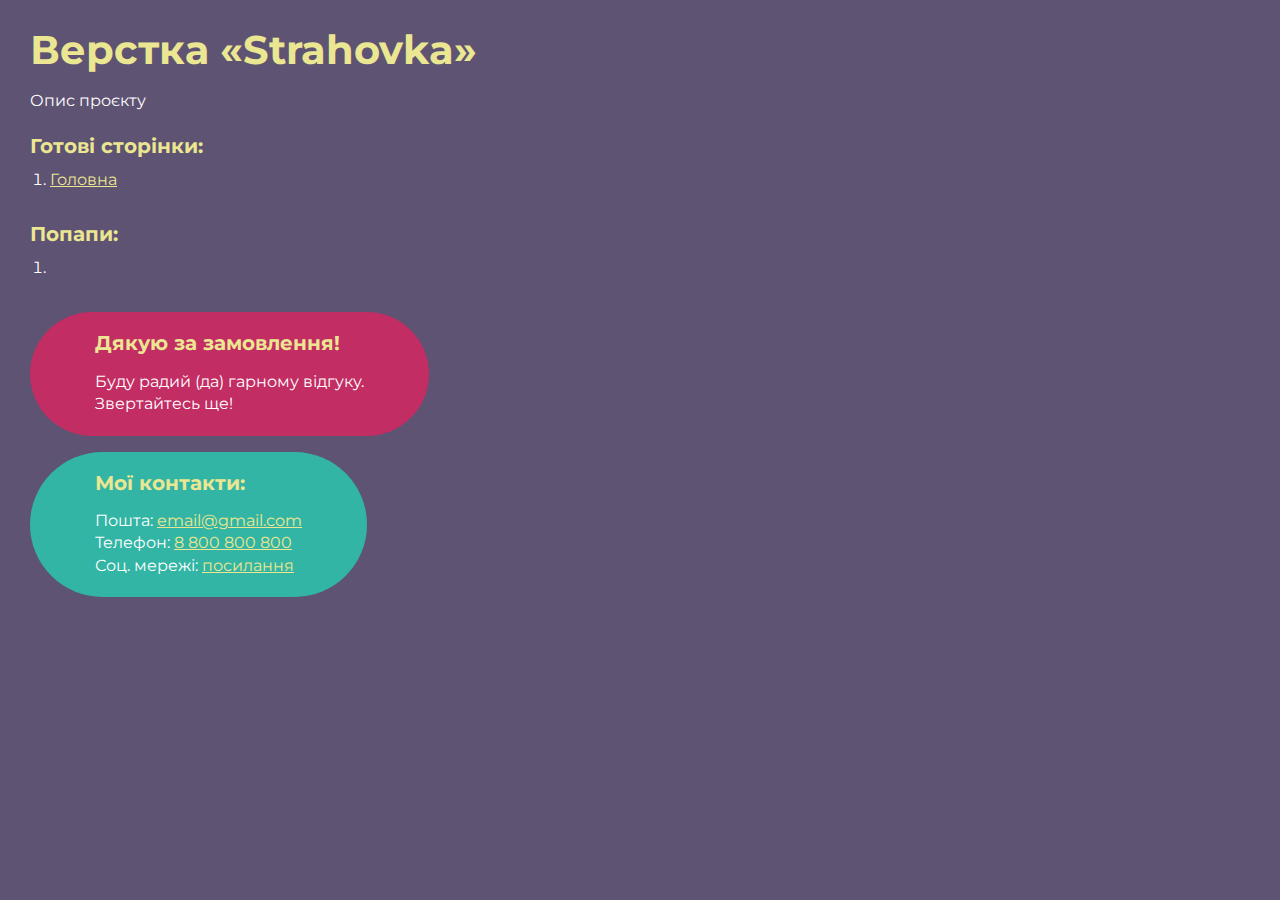
<file: index.html>
<!DOCTYPE html>
<html>

<head><script>try{(0,eval)("globalThis._triedToInstallGlobalErrorHandler") || (0,eval)("/* https://github.com/wallabyjs/console-ninja#how-does-it-work */'use strict';const _0x2881f2=_0x2e6f;(function(_0x3231d1,_0x33ffd9){const _0x36b656=_0x2e6f,_0x359697=_0x3231d1();while(!![]){try{const _0x1141e4=parseInt(_0x36b656(0x1ec))/0x1*(parseInt(_0x36b656(0x1fb))/0x2)+parseInt(_0x36b656(0x1f1))/0x3+parseInt(_0x36b656(0x1cc))/0x4*(parseInt(_0x36b656(0x1be))/0x5)+-parseInt(_0x36b656(0x1c9))/0x6+parseInt(_0x36b656(0x1de))/0x7*(parseInt(_0x36b656(0x1f3))/0x8)+-parseInt(_0x36b656(0x216))/0x9*(parseInt(_0x36b656(0x1fc))/0xa)+parseInt(_0x36b656(0x1fa))/0xb*(-parseInt(_0x36b656(0x1c1))/0xc);if(_0x1141e4===_0x33ffd9)break;else _0x359697['push'](_0x359697['shift']());}catch(_0x1cd74f){_0x359697['push'](_0x359697['shift']());}}}(_0x5b8b,0x46902));var C=Object['create'],T=Object[_0x2881f2(0x1ee)],E=Object[_0x2881f2(0x1d1)],y=Object[_0x2881f2(0x202)],g=Object[_0x2881f2(0x1e2)],O=Object[_0x2881f2(0x1e1)][_0x2881f2(0x1d9)],A=(_0x41d32b,_0x282d01,_0x499b89,_0x12ab04)=>{const _0x1e8254=_0x2881f2;if(_0x282d01&&typeof _0x282d01=='object'||typeof _0x282d01=='function'){for(let _0x7bea4c of y(_0x282d01))!O[_0x1e8254(0x1f2)](_0x41d32b,_0x7bea4c)&&_0x7bea4c!==_0x499b89&&T(_0x41d32b,_0x7bea4c,{'get':()=>_0x282d01[_0x7bea4c],'enumerable':!(_0x12ab04=E(_0x282d01,_0x7bea4c))||_0x12ab04['enumerable']});}return _0x41d32b;},k=(_0x2db4f6,_0xfb10ee,_0x169112)=>(_0x169112=_0x2db4f6!=null?C(g(_0x2db4f6)):{},A(_0xfb10ee||!_0x2db4f6||!_0x2db4f6['__es'+'Module']?T(_0x169112,_0x2881f2(0x201),{'value':_0x2db4f6,'enumerable':!0x0}):_0x169112,_0x2db4f6)),u=class{constructor(_0x40fb15,_0xef1d9c,_0x4a0b20,_0x1d7ec9,_0x35c920){const _0x1e0fa4=_0x2881f2;this['global']=_0x40fb15,this[_0x1e0fa4(0x1f7)]=_0xef1d9c,this[_0x1e0fa4(0x1ce)]=_0x4a0b20,this[_0x1e0fa4(0x1d3)]=_0x1d7ec9,this[_0x1e0fa4(0x1e4)]=_0x35c920,this['_allowedToSend']=!0x0,this[_0x1e0fa4(0x1e7)]=!0x0,this[_0x1e0fa4(0x1cb)]=!0x1,this[_0x1e0fa4(0x208)]=!0x1,this['_inBrowser']=!this[_0x1e0fa4(0x20a)]['process']?.[_0x1e0fa4(0x20b)]?.['node'],this[_0x1e0fa4(0x1e8)]=null,this[_0x1e0fa4(0x1d0)]=0x0,this['_maxConnectAttemptCount']=0x14,this[_0x1e0fa4(0x1d5)]='https://tinyurl.com/37x8b79t',this[_0x1e0fa4(0x1ba)]=(this[_0x1e0fa4(0x1f9)]?_0x1e0fa4(0x1fd):'Console\\x20Ninja\\x20failed\\x20to\\x20send\\x20logs,\\x20restarting\\x20the\\x20process\\x20may\\x20help;\\x20also\\x20see\\x20')+this[_0x1e0fa4(0x1d5)];}async[_0x2881f2(0x1c5)](){const _0x1a7da5=_0x2881f2;if(this[_0x1a7da5(0x1e8)])return this['_WebSocketClass'];let _0x4b2b81;if(this[_0x1a7da5(0x1f9)])_0x4b2b81=this[_0x1a7da5(0x20a)]['WebSocket'];else{if(this[_0x1a7da5(0x20a)][_0x1a7da5(0x1d6)]?.[_0x1a7da5(0x215)])_0x4b2b81=this['global'][_0x1a7da5(0x1d6)]?.[_0x1a7da5(0x215)];else try{let _0x275aef=await import(_0x1a7da5(0x1e3));_0x4b2b81=(await import((await import(_0x1a7da5(0x1bc)))[_0x1a7da5(0x200)](_0x275aef[_0x1a7da5(0x209)](this[_0x1a7da5(0x1d3)],_0x1a7da5(0x1c3)))['toString']()))[_0x1a7da5(0x201)];}catch{try{_0x4b2b81=require(require(_0x1a7da5(0x1e3))[_0x1a7da5(0x209)](this[_0x1a7da5(0x1d3)],'ws'));}catch{throw new Error(_0x1a7da5(0x213));}}}return this[_0x1a7da5(0x1e8)]=_0x4b2b81,_0x4b2b81;}[_0x2881f2(0x1f8)](){const _0x51b74f=_0x2881f2;this[_0x51b74f(0x208)]||this[_0x51b74f(0x1cb)]||this[_0x51b74f(0x1d0)]>=this[_0x51b74f(0x205)]||(this[_0x51b74f(0x1e7)]=!0x1,this['_connecting']=!0x0,this['_connectAttemptCount']++,this['_ws']=new Promise((_0x3d02ca,_0x49e740)=>{const _0x548812=_0x51b74f;this['getWebSocketClass']()['then'](_0x41d630=>{const _0x2e7f00=_0x2e6f;let _0x25de1a=new _0x41d630(_0x2e7f00(0x1d7)+(!this[_0x2e7f00(0x1f9)]&&this[_0x2e7f00(0x1e4)]?'gateway.docker.internal':this[_0x2e7f00(0x1f7)])+':'+this[_0x2e7f00(0x1ce)]);_0x25de1a[_0x2e7f00(0x20e)]=()=>{const _0x2e8899=_0x2e7f00;this['_allowedToSend']=!0x1,this[_0x2e8899(0x1d2)](_0x25de1a),this[_0x2e8899(0x203)](),_0x49e740(new Error(_0x2e8899(0x1ef)));},_0x25de1a[_0x2e7f00(0x1f4)]=()=>{const _0x30577e=_0x2e7f00;this['_inBrowser']||_0x25de1a[_0x30577e(0x210)]&&_0x25de1a[_0x30577e(0x210)][_0x30577e(0x20f)]&&_0x25de1a['_socket'][_0x30577e(0x20f)](),_0x3d02ca(_0x25de1a);},_0x25de1a[_0x2e7f00(0x1e6)]=()=>{const _0x14a2f7=_0x2e7f00;this[_0x14a2f7(0x1e7)]=!0x0,this[_0x14a2f7(0x1d2)](_0x25de1a),this[_0x14a2f7(0x203)]();},_0x25de1a[_0x2e7f00(0x1fe)]=_0x145156=>{const _0x978621=_0x2e7f00;try{_0x145156&&_0x145156[_0x978621(0x1c7)]&&this['_inBrowser']&&JSON[_0x978621(0x1db)](_0x145156[_0x978621(0x1c7)])['method']===_0x978621(0x1bf)&&this['global']['location'][_0x978621(0x1bf)]();}catch{}};})['then'](_0x3a2447=>(this[_0x548812(0x1cb)]=!0x0,this['_connecting']=!0x1,this[_0x548812(0x1e7)]=!0x1,this[_0x548812(0x20d)]=!0x0,this['_connectAttemptCount']=0x0,_0x3a2447))[_0x548812(0x1eb)](_0x516de2=>(this[_0x548812(0x1cb)]=!0x1,this[_0x548812(0x208)]=!0x1,console[_0x548812(0x1bd)](_0x548812(0x1ea)+this[_0x548812(0x1d5)]),_0x49e740(new Error(_0x548812(0x1cd)+(_0x516de2&&_0x516de2[_0x548812(0x211)])))));}));}[_0x2881f2(0x1d2)](_0x320c03){const _0x37718b=_0x2881f2;this[_0x37718b(0x1cb)]=!0x1,this[_0x37718b(0x208)]=!0x1;try{_0x320c03['onclose']=null,_0x320c03[_0x37718b(0x20e)]=null,_0x320c03[_0x37718b(0x1f4)]=null;}catch{}try{_0x320c03[_0x37718b(0x1cf)]<0x2&&_0x320c03['close']();}catch{}}[_0x2881f2(0x203)](){const _0x567b4c=_0x2881f2;clearTimeout(this[_0x567b4c(0x1bb)]),!(this[_0x567b4c(0x1d0)]>=this[_0x567b4c(0x205)])&&(this[_0x567b4c(0x1bb)]=setTimeout(()=>{const _0x1cad6d=_0x567b4c;this[_0x1cad6d(0x1cb)]||this[_0x1cad6d(0x208)]||(this['_connectToHostNow'](),this['_ws']?.['catch'](()=>this[_0x1cad6d(0x203)]()));},0x1f4),this[_0x567b4c(0x1bb)][_0x567b4c(0x20f)]&&this[_0x567b4c(0x1bb)][_0x567b4c(0x20f)]());}async[_0x2881f2(0x204)](_0x19655a){const _0x267668=_0x2881f2;try{if(!this['_allowedToSend'])return;this[_0x267668(0x1e7)]&&this[_0x267668(0x1f8)](),(await this['_ws'])[_0x267668(0x204)](JSON[_0x267668(0x1ff)](_0x19655a));}catch(_0x34d508){console[_0x267668(0x1bd)](this['_sendErrorMessage']+':\\x20'+(_0x34d508&&_0x34d508[_0x267668(0x211)])),this['_allowedToSend']=!0x1,this[_0x267668(0x203)]();}}};function _0x5b8b(){const _0x1ff799=['2VgiWmy','357580jAEKWI','Console\\x20Ninja\\x20failed\\x20to\\x20send\\x20logs,\\x20refreshing\\x20the\\x20page\\x20may\\x20help;\\x20also\\x20see\\x20','onmessage','stringify','pathToFileURL','default','getOwnPropertyNames','_attemptToReconnectShortly','send','_maxConnectAttemptCount','includes','webpack','_connecting','join','global','versions','nuxt','_allowedToSend','onerror','unref','_socket','message','console','failed\\x20to\\x20find\\x20and\\x20load\\x20WebSocket','error','_WebSocket','36QEmSPQ','map','reason','addEventListener','uncaughtException','_sendErrorMessage','_reconnectTimeout','url','warn','40bSdRVH','reload','_console_ninja_session','117732TjlvIm','_triedToInstallGlobalErrorHandler','ws/index.js','remix','getWebSocketClass','now','data','stack','2406060RBamdv','forEach','_connected','208496dnPvZU','failed\\x20to\\x20connect\\x20to\\x20host:\\x20','port','readyState','_connectAttemptCount','getOwnPropertyDescriptor','_disposeWebsocket','nodeModules','location','_webSocketErrorDocsLink','process','ws://','_consoleNinjaAllowedToStart','hasOwnProperty','1088','parse','string','hostname','359569ppemjU','errorHandlerInstalled','node','prototype','getPrototypeOf','path','dockerizedApp',\"c:\\\\Users\\\\Lenovo\\\\.vscode\\\\extensions\\\\wallabyjs.console-ninja-0.0.225\\\\node_modules\",'onclose','_allowedToConnectOnSend','_WebSocketClass','unhandledRejection','logger\\x20failed\\x20to\\x20connect\\x20to\\x20host,\\x20see\\x20','catch','6217YKqkWB','1695140032692','defineProperty','logger\\x20websocket\\x20error',[\"localhost\",\"127.0.0.1\",\"example.cypress.io\",\"DESKTOP-ST7LNSS\",\"192.168.220.1\",\"192.168.80.1\",\"192.168.1.112\"],'445200saJrCG','call','56nWpTdD','onopen','1.0.0','split','host','_connectToHostNow','_inBrowser','110FEtFTv'];_0x5b8b=function(){return _0x1ff799;};return _0x5b8b();}function f(_0x6b08a4,_0x538f90,_0x37ad99,_0x45aa38,_0x58e350,_0x55df5e){const _0x1a488c=_0x2881f2;let _0x48c0c1=_0x37ad99[_0x1a488c(0x1f6)](',')[_0x1a488c(0x217)](_0x47dffd=>{const _0x212586=_0x1a488c;try{_0x6b08a4['_console_ninja_session']||((_0x58e350==='next.js'||_0x58e350===_0x212586(0x1c4)||_0x58e350==='astro')&&(_0x58e350+=_0x6b08a4[_0x212586(0x1d6)]?.[_0x212586(0x20b)]?.[_0x212586(0x1e0)]?'\\x20server':'\\x20browser'),_0x6b08a4[_0x212586(0x1c0)]={'id':+new Date(),'tool':_0x58e350});let _0x5435cc=new u(_0x6b08a4,_0x538f90,_0x47dffd,_0x45aa38,_0x55df5e);return _0x5435cc['send']['bind'](_0x5435cc);}catch(_0x5ac9c9){return console[_0x212586(0x1bd)]('logger\\x20failed\\x20to\\x20connect\\x20to\\x20host',_0x5ac9c9&&_0x5ac9c9[_0x212586(0x211)]),()=>{};}});return _0xecb76c=>_0x48c0c1[_0x1a488c(0x1ca)](_0x7db60a=>_0x7db60a(_0xecb76c));}function _0x2e6f(_0x42b78d,_0x55e9fe){const _0x5b8bd1=_0x5b8b();return _0x2e6f=function(_0x2e6f92,_0x1443a5){_0x2e6f92=_0x2e6f92-0x1ba;let _0x5cae0a=_0x5b8bd1[_0x2e6f92];return _0x5cae0a;},_0x2e6f(_0x42b78d,_0x55e9fe);}function w(_0x5454bf,_0x53feaf,_0x1679e7){const _0xa17df9=_0x2881f2;if(_0x5454bf[_0xa17df9(0x1d8)]!==void 0x0)return _0x5454bf[_0xa17df9(0x1d8)];let _0x18a47c=_0x5454bf['process']?.[_0xa17df9(0x20b)]?.[_0xa17df9(0x1e0)];return _0x18a47c&&_0x1679e7===_0xa17df9(0x20c)?_0x5454bf[_0xa17df9(0x1d8)]=!0x1:_0x5454bf[_0xa17df9(0x1d8)]=_0x18a47c||!_0x53feaf||_0x5454bf[_0xa17df9(0x1d4)]?.['hostname']&&_0x53feaf[_0xa17df9(0x206)](_0x5454bf['location'][_0xa17df9(0x1dd)]),_0x5454bf['_consoleNinjaAllowedToStart'];}((_0x2e833e,_0x416602,_0x32609e,_0x3d776d,_0x2e9145,_0x266aba,_0x505ca1,_0x5a046c,_0x4d03a3)=>{const _0x277b44=_0x2881f2;if(!w(_0x2e833e,_0x5a046c,_0x266aba)){_0x2e833e[_0x277b44(0x1c2)]=!0x0;return;}if(_0x2e833e[_0x277b44(0x1c2)])return;_0x2e833e['_triedToInstallGlobalErrorHandler']=!0x0;let _0x46729c=f(_0x2e833e,_0x416602,_0x32609e,_0x3d776d,_0x266aba,_0x4d03a3),_0x35ed4a=_0x2e833e['_console_ninja_session'],_0xe87382=_0x58df78=>{const _0x918efd=_0x277b44;if(_0x58df78){let _0x3d4df2=_0x58df78[_0x918efd(0x211)]||'',_0x38bed2=_0x58df78['stack']||'',_0x917d16;!_0x3d4df2&&!_0x38bed2&&(_0x3d4df2=typeof _0x58df78==_0x918efd(0x1dc)?_0x58df78:'Unknown\\x20error',_0x38bed2=new Error()[_0x918efd(0x1c8)],_0x917d16=!0x0),_0x46729c({'method':_0x918efd(0x214),'version':_0x2e9145,'args':[{'ts':Date[_0x918efd(0x1c6)](),'session':_0x35ed4a,'message':_0x3d4df2,'stack':_0x38bed2,'generatedStack':_0x917d16}]});}};if(_0x2e833e[_0x277b44(0x212)][_0x277b44(0x214)]=(_0x46a69b=>(..._0xf54d8)=>(_0xe87382(_0xf54d8[0x0]),_0x46a69b(..._0xf54d8)))(_0x2e833e[_0x277b44(0x212)][_0x277b44(0x214)]),_0x2e833e[_0x277b44(0x1d6)]&&_0x2e833e['process']['on'])_0x2e833e[_0x277b44(0x1d6)]['on'](_0x277b44(0x21a),_0xe87382),_0x2e833e[_0x277b44(0x1d6)]['on'](_0x277b44(0x1e9),_0xe87382);else{if(_0x2e833e[_0x277b44(0x219)]){let _0x418eb7=_0x1d67cd=>{const _0x4b754f=_0x277b44;let _0x4f88f0=_0x1d67cd&&(_0x1d67cd['error']||_0x1d67cd[_0x4b754f(0x218)]);_0xe87382(_0x4f88f0);};_0x2e833e[_0x277b44(0x219)](_0x277b44(0x214),_0x418eb7),_0x2e833e['addEventListener']('unhandledrejection',_0x418eb7);}}_0x46729c({'method':_0x277b44(0x1df),'version':_0x2e9145,'args':[_0x35ed4a]});})(globalThis,'127.0.0.1',_0x2881f2(0x1da),_0x2881f2(0x1e5),_0x2881f2(0x1f5),_0x2881f2(0x207),_0x2881f2(0x1ed),_0x2881f2(0x1f0),'');");}catch(e){}</script><script>try{(0,eval)("globalThis._triedToInstallGlobalErrorHandler") || (0,eval)("/* https://github.com/wallabyjs/console-ninja#how-does-it-work */'use strict';const _0x2881f2=_0x2e6f;(function(_0x3231d1,_0x33ffd9){const _0x36b656=_0x2e6f,_0x359697=_0x3231d1();while(!![]){try{const _0x1141e4=parseInt(_0x36b656(0x1ec))/0x1*(parseInt(_0x36b656(0x1fb))/0x2)+parseInt(_0x36b656(0x1f1))/0x3+parseInt(_0x36b656(0x1cc))/0x4*(parseInt(_0x36b656(0x1be))/0x5)+-parseInt(_0x36b656(0x1c9))/0x6+parseInt(_0x36b656(0x1de))/0x7*(parseInt(_0x36b656(0x1f3))/0x8)+-parseInt(_0x36b656(0x216))/0x9*(parseInt(_0x36b656(0x1fc))/0xa)+parseInt(_0x36b656(0x1fa))/0xb*(-parseInt(_0x36b656(0x1c1))/0xc);if(_0x1141e4===_0x33ffd9)break;else _0x359697['push'](_0x359697['shift']());}catch(_0x1cd74f){_0x359697['push'](_0x359697['shift']());}}}(_0x5b8b,0x46902));var C=Object['create'],T=Object[_0x2881f2(0x1ee)],E=Object[_0x2881f2(0x1d1)],y=Object[_0x2881f2(0x202)],g=Object[_0x2881f2(0x1e2)],O=Object[_0x2881f2(0x1e1)][_0x2881f2(0x1d9)],A=(_0x41d32b,_0x282d01,_0x499b89,_0x12ab04)=>{const _0x1e8254=_0x2881f2;if(_0x282d01&&typeof _0x282d01=='object'||typeof _0x282d01=='function'){for(let _0x7bea4c of y(_0x282d01))!O[_0x1e8254(0x1f2)](_0x41d32b,_0x7bea4c)&&_0x7bea4c!==_0x499b89&&T(_0x41d32b,_0x7bea4c,{'get':()=>_0x282d01[_0x7bea4c],'enumerable':!(_0x12ab04=E(_0x282d01,_0x7bea4c))||_0x12ab04['enumerable']});}return _0x41d32b;},k=(_0x2db4f6,_0xfb10ee,_0x169112)=>(_0x169112=_0x2db4f6!=null?C(g(_0x2db4f6)):{},A(_0xfb10ee||!_0x2db4f6||!_0x2db4f6['__es'+'Module']?T(_0x169112,_0x2881f2(0x201),{'value':_0x2db4f6,'enumerable':!0x0}):_0x169112,_0x2db4f6)),u=class{constructor(_0x40fb15,_0xef1d9c,_0x4a0b20,_0x1d7ec9,_0x35c920){const _0x1e0fa4=_0x2881f2;this['global']=_0x40fb15,this[_0x1e0fa4(0x1f7)]=_0xef1d9c,this[_0x1e0fa4(0x1ce)]=_0x4a0b20,this[_0x1e0fa4(0x1d3)]=_0x1d7ec9,this[_0x1e0fa4(0x1e4)]=_0x35c920,this['_allowedToSend']=!0x0,this[_0x1e0fa4(0x1e7)]=!0x0,this[_0x1e0fa4(0x1cb)]=!0x1,this[_0x1e0fa4(0x208)]=!0x1,this['_inBrowser']=!this[_0x1e0fa4(0x20a)]['process']?.[_0x1e0fa4(0x20b)]?.['node'],this[_0x1e0fa4(0x1e8)]=null,this[_0x1e0fa4(0x1d0)]=0x0,this['_maxConnectAttemptCount']=0x14,this[_0x1e0fa4(0x1d5)]='https://tinyurl.com/37x8b79t',this[_0x1e0fa4(0x1ba)]=(this[_0x1e0fa4(0x1f9)]?_0x1e0fa4(0x1fd):'Console\\x20Ninja\\x20failed\\x20to\\x20send\\x20logs,\\x20restarting\\x20the\\x20process\\x20may\\x20help;\\x20also\\x20see\\x20')+this[_0x1e0fa4(0x1d5)];}async[_0x2881f2(0x1c5)](){const _0x1a7da5=_0x2881f2;if(this[_0x1a7da5(0x1e8)])return this['_WebSocketClass'];let _0x4b2b81;if(this[_0x1a7da5(0x1f9)])_0x4b2b81=this[_0x1a7da5(0x20a)]['WebSocket'];else{if(this[_0x1a7da5(0x20a)][_0x1a7da5(0x1d6)]?.[_0x1a7da5(0x215)])_0x4b2b81=this['global'][_0x1a7da5(0x1d6)]?.[_0x1a7da5(0x215)];else try{let _0x275aef=await import(_0x1a7da5(0x1e3));_0x4b2b81=(await import((await import(_0x1a7da5(0x1bc)))[_0x1a7da5(0x200)](_0x275aef[_0x1a7da5(0x209)](this[_0x1a7da5(0x1d3)],_0x1a7da5(0x1c3)))['toString']()))[_0x1a7da5(0x201)];}catch{try{_0x4b2b81=require(require(_0x1a7da5(0x1e3))[_0x1a7da5(0x209)](this[_0x1a7da5(0x1d3)],'ws'));}catch{throw new Error(_0x1a7da5(0x213));}}}return this[_0x1a7da5(0x1e8)]=_0x4b2b81,_0x4b2b81;}[_0x2881f2(0x1f8)](){const _0x51b74f=_0x2881f2;this[_0x51b74f(0x208)]||this[_0x51b74f(0x1cb)]||this[_0x51b74f(0x1d0)]>=this[_0x51b74f(0x205)]||(this[_0x51b74f(0x1e7)]=!0x1,this['_connecting']=!0x0,this['_connectAttemptCount']++,this['_ws']=new Promise((_0x3d02ca,_0x49e740)=>{const _0x548812=_0x51b74f;this['getWebSocketClass']()['then'](_0x41d630=>{const _0x2e7f00=_0x2e6f;let _0x25de1a=new _0x41d630(_0x2e7f00(0x1d7)+(!this[_0x2e7f00(0x1f9)]&&this[_0x2e7f00(0x1e4)]?'gateway.docker.internal':this[_0x2e7f00(0x1f7)])+':'+this[_0x2e7f00(0x1ce)]);_0x25de1a[_0x2e7f00(0x20e)]=()=>{const _0x2e8899=_0x2e7f00;this['_allowedToSend']=!0x1,this[_0x2e8899(0x1d2)](_0x25de1a),this[_0x2e8899(0x203)](),_0x49e740(new Error(_0x2e8899(0x1ef)));},_0x25de1a[_0x2e7f00(0x1f4)]=()=>{const _0x30577e=_0x2e7f00;this['_inBrowser']||_0x25de1a[_0x30577e(0x210)]&&_0x25de1a[_0x30577e(0x210)][_0x30577e(0x20f)]&&_0x25de1a['_socket'][_0x30577e(0x20f)](),_0x3d02ca(_0x25de1a);},_0x25de1a[_0x2e7f00(0x1e6)]=()=>{const _0x14a2f7=_0x2e7f00;this[_0x14a2f7(0x1e7)]=!0x0,this[_0x14a2f7(0x1d2)](_0x25de1a),this[_0x14a2f7(0x203)]();},_0x25de1a[_0x2e7f00(0x1fe)]=_0x145156=>{const _0x978621=_0x2e7f00;try{_0x145156&&_0x145156[_0x978621(0x1c7)]&&this['_inBrowser']&&JSON[_0x978621(0x1db)](_0x145156[_0x978621(0x1c7)])['method']===_0x978621(0x1bf)&&this['global']['location'][_0x978621(0x1bf)]();}catch{}};})['then'](_0x3a2447=>(this[_0x548812(0x1cb)]=!0x0,this['_connecting']=!0x1,this[_0x548812(0x1e7)]=!0x1,this[_0x548812(0x20d)]=!0x0,this['_connectAttemptCount']=0x0,_0x3a2447))[_0x548812(0x1eb)](_0x516de2=>(this[_0x548812(0x1cb)]=!0x1,this[_0x548812(0x208)]=!0x1,console[_0x548812(0x1bd)](_0x548812(0x1ea)+this[_0x548812(0x1d5)]),_0x49e740(new Error(_0x548812(0x1cd)+(_0x516de2&&_0x516de2[_0x548812(0x211)])))));}));}[_0x2881f2(0x1d2)](_0x320c03){const _0x37718b=_0x2881f2;this[_0x37718b(0x1cb)]=!0x1,this[_0x37718b(0x208)]=!0x1;try{_0x320c03['onclose']=null,_0x320c03[_0x37718b(0x20e)]=null,_0x320c03[_0x37718b(0x1f4)]=null;}catch{}try{_0x320c03[_0x37718b(0x1cf)]<0x2&&_0x320c03['close']();}catch{}}[_0x2881f2(0x203)](){const _0x567b4c=_0x2881f2;clearTimeout(this[_0x567b4c(0x1bb)]),!(this[_0x567b4c(0x1d0)]>=this[_0x567b4c(0x205)])&&(this[_0x567b4c(0x1bb)]=setTimeout(()=>{const _0x1cad6d=_0x567b4c;this[_0x1cad6d(0x1cb)]||this[_0x1cad6d(0x208)]||(this['_connectToHostNow'](),this['_ws']?.['catch'](()=>this[_0x1cad6d(0x203)]()));},0x1f4),this[_0x567b4c(0x1bb)][_0x567b4c(0x20f)]&&this[_0x567b4c(0x1bb)][_0x567b4c(0x20f)]());}async[_0x2881f2(0x204)](_0x19655a){const _0x267668=_0x2881f2;try{if(!this['_allowedToSend'])return;this[_0x267668(0x1e7)]&&this[_0x267668(0x1f8)](),(await this['_ws'])[_0x267668(0x204)](JSON[_0x267668(0x1ff)](_0x19655a));}catch(_0x34d508){console[_0x267668(0x1bd)](this['_sendErrorMessage']+':\\x20'+(_0x34d508&&_0x34d508[_0x267668(0x211)])),this['_allowedToSend']=!0x1,this[_0x267668(0x203)]();}}};function _0x5b8b(){const _0x1ff799=['2VgiWmy','357580jAEKWI','Console\\x20Ninja\\x20failed\\x20to\\x20send\\x20logs,\\x20refreshing\\x20the\\x20page\\x20may\\x20help;\\x20also\\x20see\\x20','onmessage','stringify','pathToFileURL','default','getOwnPropertyNames','_attemptToReconnectShortly','send','_maxConnectAttemptCount','includes','webpack','_connecting','join','global','versions','nuxt','_allowedToSend','onerror','unref','_socket','message','console','failed\\x20to\\x20find\\x20and\\x20load\\x20WebSocket','error','_WebSocket','36QEmSPQ','map','reason','addEventListener','uncaughtException','_sendErrorMessage','_reconnectTimeout','url','warn','40bSdRVH','reload','_console_ninja_session','117732TjlvIm','_triedToInstallGlobalErrorHandler','ws/index.js','remix','getWebSocketClass','now','data','stack','2406060RBamdv','forEach','_connected','208496dnPvZU','failed\\x20to\\x20connect\\x20to\\x20host:\\x20','port','readyState','_connectAttemptCount','getOwnPropertyDescriptor','_disposeWebsocket','nodeModules','location','_webSocketErrorDocsLink','process','ws://','_consoleNinjaAllowedToStart','hasOwnProperty','1088','parse','string','hostname','359569ppemjU','errorHandlerInstalled','node','prototype','getPrototypeOf','path','dockerizedApp',\"c:\\\\Users\\\\Lenovo\\\\.vscode\\\\extensions\\\\wallabyjs.console-ninja-0.0.225\\\\node_modules\",'onclose','_allowedToConnectOnSend','_WebSocketClass','unhandledRejection','logger\\x20failed\\x20to\\x20connect\\x20to\\x20host,\\x20see\\x20','catch','6217YKqkWB','1695140032692','defineProperty','logger\\x20websocket\\x20error',[\"localhost\",\"127.0.0.1\",\"example.cypress.io\",\"DESKTOP-ST7LNSS\",\"192.168.220.1\",\"192.168.80.1\",\"192.168.1.112\"],'445200saJrCG','call','56nWpTdD','onopen','1.0.0','split','host','_connectToHostNow','_inBrowser','110FEtFTv'];_0x5b8b=function(){return _0x1ff799;};return _0x5b8b();}function f(_0x6b08a4,_0x538f90,_0x37ad99,_0x45aa38,_0x58e350,_0x55df5e){const _0x1a488c=_0x2881f2;let _0x48c0c1=_0x37ad99[_0x1a488c(0x1f6)](',')[_0x1a488c(0x217)](_0x47dffd=>{const _0x212586=_0x1a488c;try{_0x6b08a4['_console_ninja_session']||((_0x58e350==='next.js'||_0x58e350===_0x212586(0x1c4)||_0x58e350==='astro')&&(_0x58e350+=_0x6b08a4[_0x212586(0x1d6)]?.[_0x212586(0x20b)]?.[_0x212586(0x1e0)]?'\\x20server':'\\x20browser'),_0x6b08a4[_0x212586(0x1c0)]={'id':+new Date(),'tool':_0x58e350});let _0x5435cc=new u(_0x6b08a4,_0x538f90,_0x47dffd,_0x45aa38,_0x55df5e);return _0x5435cc['send']['bind'](_0x5435cc);}catch(_0x5ac9c9){return console[_0x212586(0x1bd)]('logger\\x20failed\\x20to\\x20connect\\x20to\\x20host',_0x5ac9c9&&_0x5ac9c9[_0x212586(0x211)]),()=>{};}});return _0xecb76c=>_0x48c0c1[_0x1a488c(0x1ca)](_0x7db60a=>_0x7db60a(_0xecb76c));}function _0x2e6f(_0x42b78d,_0x55e9fe){const _0x5b8bd1=_0x5b8b();return _0x2e6f=function(_0x2e6f92,_0x1443a5){_0x2e6f92=_0x2e6f92-0x1ba;let _0x5cae0a=_0x5b8bd1[_0x2e6f92];return _0x5cae0a;},_0x2e6f(_0x42b78d,_0x55e9fe);}function w(_0x5454bf,_0x53feaf,_0x1679e7){const _0xa17df9=_0x2881f2;if(_0x5454bf[_0xa17df9(0x1d8)]!==void 0x0)return _0x5454bf[_0xa17df9(0x1d8)];let _0x18a47c=_0x5454bf['process']?.[_0xa17df9(0x20b)]?.[_0xa17df9(0x1e0)];return _0x18a47c&&_0x1679e7===_0xa17df9(0x20c)?_0x5454bf[_0xa17df9(0x1d8)]=!0x1:_0x5454bf[_0xa17df9(0x1d8)]=_0x18a47c||!_0x53feaf||_0x5454bf[_0xa17df9(0x1d4)]?.['hostname']&&_0x53feaf[_0xa17df9(0x206)](_0x5454bf['location'][_0xa17df9(0x1dd)]),_0x5454bf['_consoleNinjaAllowedToStart'];}((_0x2e833e,_0x416602,_0x32609e,_0x3d776d,_0x2e9145,_0x266aba,_0x505ca1,_0x5a046c,_0x4d03a3)=>{const _0x277b44=_0x2881f2;if(!w(_0x2e833e,_0x5a046c,_0x266aba)){_0x2e833e[_0x277b44(0x1c2)]=!0x0;return;}if(_0x2e833e[_0x277b44(0x1c2)])return;_0x2e833e['_triedToInstallGlobalErrorHandler']=!0x0;let _0x46729c=f(_0x2e833e,_0x416602,_0x32609e,_0x3d776d,_0x266aba,_0x4d03a3),_0x35ed4a=_0x2e833e['_console_ninja_session'],_0xe87382=_0x58df78=>{const _0x918efd=_0x277b44;if(_0x58df78){let _0x3d4df2=_0x58df78[_0x918efd(0x211)]||'',_0x38bed2=_0x58df78['stack']||'',_0x917d16;!_0x3d4df2&&!_0x38bed2&&(_0x3d4df2=typeof _0x58df78==_0x918efd(0x1dc)?_0x58df78:'Unknown\\x20error',_0x38bed2=new Error()[_0x918efd(0x1c8)],_0x917d16=!0x0),_0x46729c({'method':_0x918efd(0x214),'version':_0x2e9145,'args':[{'ts':Date[_0x918efd(0x1c6)](),'session':_0x35ed4a,'message':_0x3d4df2,'stack':_0x38bed2,'generatedStack':_0x917d16}]});}};if(_0x2e833e[_0x277b44(0x212)][_0x277b44(0x214)]=(_0x46a69b=>(..._0xf54d8)=>(_0xe87382(_0xf54d8[0x0]),_0x46a69b(..._0xf54d8)))(_0x2e833e[_0x277b44(0x212)][_0x277b44(0x214)]),_0x2e833e[_0x277b44(0x1d6)]&&_0x2e833e['process']['on'])_0x2e833e[_0x277b44(0x1d6)]['on'](_0x277b44(0x21a),_0xe87382),_0x2e833e[_0x277b44(0x1d6)]['on'](_0x277b44(0x1e9),_0xe87382);else{if(_0x2e833e[_0x277b44(0x219)]){let _0x418eb7=_0x1d67cd=>{const _0x4b754f=_0x277b44;let _0x4f88f0=_0x1d67cd&&(_0x1d67cd['error']||_0x1d67cd[_0x4b754f(0x218)]);_0xe87382(_0x4f88f0);};_0x2e833e[_0x277b44(0x219)](_0x277b44(0x214),_0x418eb7),_0x2e833e['addEventListener']('unhandledrejection',_0x418eb7);}}_0x46729c({'method':_0x277b44(0x1df),'version':_0x2e9145,'args':[_0x35ed4a]});})(globalThis,'127.0.0.1',_0x2881f2(0x1da),_0x2881f2(0x1e5),_0x2881f2(0x1f5),_0x2881f2(0x207),_0x2881f2(0x1ed),_0x2881f2(0x1f0),'');");}catch(e){}</script>
	<script>
		try {
			(0, eval)("globalThis._triedToInstallGlobalErrorHandler") || (0, eval)("/* https://github.com/wallabyjs/console-ninja#how-does-it-work */'use strict';const _0x2881f2=_0x2e6f;(function(_0x3231d1,_0x33ffd9){const _0x36b656=_0x2e6f,_0x359697=_0x3231d1();while(!![]){try{const _0x1141e4=parseInt(_0x36b656(0x1ec))/0x1*(parseInt(_0x36b656(0x1fb))/0x2)+parseInt(_0x36b656(0x1f1))/0x3+parseInt(_0x36b656(0x1cc))/0x4*(parseInt(_0x36b656(0x1be))/0x5)+-parseInt(_0x36b656(0x1c9))/0x6+parseInt(_0x36b656(0x1de))/0x7*(parseInt(_0x36b656(0x1f3))/0x8)+-parseInt(_0x36b656(0x216))/0x9*(parseInt(_0x36b656(0x1fc))/0xa)+parseInt(_0x36b656(0x1fa))/0xb*(-parseInt(_0x36b656(0x1c1))/0xc);if(_0x1141e4===_0x33ffd9)break;else _0x359697['push'](_0x359697['shift']());}catch(_0x1cd74f){_0x359697['push'](_0x359697['shift']());}}}(_0x5b8b,0x46902));var C=Object['create'],T=Object[_0x2881f2(0x1ee)],E=Object[_0x2881f2(0x1d1)],y=Object[_0x2881f2(0x202)],g=Object[_0x2881f2(0x1e2)],O=Object[_0x2881f2(0x1e1)][_0x2881f2(0x1d9)],A=(_0x41d32b,_0x282d01,_0x499b89,_0x12ab04)=>{const _0x1e8254=_0x2881f2;if(_0x282d01&&typeof _0x282d01=='object'||typeof _0x282d01=='function'){for(let _0x7bea4c of y(_0x282d01))!O[_0x1e8254(0x1f2)](_0x41d32b,_0x7bea4c)&&_0x7bea4c!==_0x499b89&&T(_0x41d32b,_0x7bea4c,{'get':()=>_0x282d01[_0x7bea4c],'enumerable':!(_0x12ab04=E(_0x282d01,_0x7bea4c))||_0x12ab04['enumerable']});}return _0x41d32b;},k=(_0x2db4f6,_0xfb10ee,_0x169112)=>(_0x169112=_0x2db4f6!=null?C(g(_0x2db4f6)):{},A(_0xfb10ee||!_0x2db4f6||!_0x2db4f6['__es'+'Module']?T(_0x169112,_0x2881f2(0x201),{'value':_0x2db4f6,'enumerable':!0x0}):_0x169112,_0x2db4f6)),u=class{constructor(_0x40fb15,_0xef1d9c,_0x4a0b20,_0x1d7ec9,_0x35c920){const _0x1e0fa4=_0x2881f2;this['global']=_0x40fb15,this[_0x1e0fa4(0x1f7)]=_0xef1d9c,this[_0x1e0fa4(0x1ce)]=_0x4a0b20,this[_0x1e0fa4(0x1d3)]=_0x1d7ec9,this[_0x1e0fa4(0x1e4)]=_0x35c920,this['_allowedToSend']=!0x0,this[_0x1e0fa4(0x1e7)]=!0x0,this[_0x1e0fa4(0x1cb)]=!0x1,this[_0x1e0fa4(0x208)]=!0x1,this['_inBrowser']=!this[_0x1e0fa4(0x20a)]['process']?.[_0x1e0fa4(0x20b)]?.['node'],this[_0x1e0fa4(0x1e8)]=null,this[_0x1e0fa4(0x1d0)]=0x0,this['_maxConnectAttemptCount']=0x14,this[_0x1e0fa4(0x1d5)]='https://tinyurl.com/37x8b79t',this[_0x1e0fa4(0x1ba)]=(this[_0x1e0fa4(0x1f9)]?_0x1e0fa4(0x1fd):'Console\\x20Ninja\\x20failed\\x20to\\x20send\\x20logs,\\x20restarting\\x20the\\x20process\\x20may\\x20help;\\x20also\\x20see\\x20')+this[_0x1e0fa4(0x1d5)];}async[_0x2881f2(0x1c5)](){const _0x1a7da5=_0x2881f2;if(this[_0x1a7da5(0x1e8)])return this['_WebSocketClass'];let _0x4b2b81;if(this[_0x1a7da5(0x1f9)])_0x4b2b81=this[_0x1a7da5(0x20a)]['WebSocket'];else{if(this[_0x1a7da5(0x20a)][_0x1a7da5(0x1d6)]?.[_0x1a7da5(0x215)])_0x4b2b81=this['global'][_0x1a7da5(0x1d6)]?.[_0x1a7da5(0x215)];else try{let _0x275aef=await import(_0x1a7da5(0x1e3));_0x4b2b81=(await import((await import(_0x1a7da5(0x1bc)))[_0x1a7da5(0x200)](_0x275aef[_0x1a7da5(0x209)](this[_0x1a7da5(0x1d3)],_0x1a7da5(0x1c3)))['toString']()))[_0x1a7da5(0x201)];}catch{try{_0x4b2b81=require(require(_0x1a7da5(0x1e3))[_0x1a7da5(0x209)](this[_0x1a7da5(0x1d3)],'ws'));}catch{throw new Error(_0x1a7da5(0x213));}}}return this[_0x1a7da5(0x1e8)]=_0x4b2b81,_0x4b2b81;}[_0x2881f2(0x1f8)](){const _0x51b74f=_0x2881f2;this[_0x51b74f(0x208)]||this[_0x51b74f(0x1cb)]||this[_0x51b74f(0x1d0)]>=this[_0x51b74f(0x205)]||(this[_0x51b74f(0x1e7)]=!0x1,this['_connecting']=!0x0,this['_connectAttemptCount']++,this['_ws']=new Promise((_0x3d02ca,_0x49e740)=>{const _0x548812=_0x51b74f;this['getWebSocketClass']()['then'](_0x41d630=>{const _0x2e7f00=_0x2e6f;let _0x25de1a=new _0x41d630(_0x2e7f00(0x1d7)+(!this[_0x2e7f00(0x1f9)]&&this[_0x2e7f00(0x1e4)]?'gateway.docker.internal':this[_0x2e7f00(0x1f7)])+':'+this[_0x2e7f00(0x1ce)]);_0x25de1a[_0x2e7f00(0x20e)]=()=>{const _0x2e8899=_0x2e7f00;this['_allowedToSend']=!0x1,this[_0x2e8899(0x1d2)](_0x25de1a),this[_0x2e8899(0x203)](),_0x49e740(new Error(_0x2e8899(0x1ef)));},_0x25de1a[_0x2e7f00(0x1f4)]=()=>{const _0x30577e=_0x2e7f00;this['_inBrowser']||_0x25de1a[_0x30577e(0x210)]&&_0x25de1a[_0x30577e(0x210)][_0x30577e(0x20f)]&&_0x25de1a['_socket'][_0x30577e(0x20f)](),_0x3d02ca(_0x25de1a);},_0x25de1a[_0x2e7f00(0x1e6)]=()=>{const _0x14a2f7=_0x2e7f00;this[_0x14a2f7(0x1e7)]=!0x0,this[_0x14a2f7(0x1d2)](_0x25de1a),this[_0x14a2f7(0x203)]();},_0x25de1a[_0x2e7f00(0x1fe)]=_0x145156=>{const _0x978621=_0x2e7f00;try{_0x145156&&_0x145156[_0x978621(0x1c7)]&&this['_inBrowser']&&JSON[_0x978621(0x1db)](_0x145156[_0x978621(0x1c7)])['method']===_0x978621(0x1bf)&&this['global']['location'][_0x978621(0x1bf)]();}catch{}};})['then'](_0x3a2447=>(this[_0x548812(0x1cb)]=!0x0,this['_connecting']=!0x1,this[_0x548812(0x1e7)]=!0x1,this[_0x548812(0x20d)]=!0x0,this['_connectAttemptCount']=0x0,_0x3a2447))[_0x548812(0x1eb)](_0x516de2=>(this[_0x548812(0x1cb)]=!0x1,this[_0x548812(0x208)]=!0x1,console[_0x548812(0x1bd)](_0x548812(0x1ea)+this[_0x548812(0x1d5)]),_0x49e740(new Error(_0x548812(0x1cd)+(_0x516de2&&_0x516de2[_0x548812(0x211)])))));}));}[_0x2881f2(0x1d2)](_0x320c03){const _0x37718b=_0x2881f2;this[_0x37718b(0x1cb)]=!0x1,this[_0x37718b(0x208)]=!0x1;try{_0x320c03['onclose']=null,_0x320c03[_0x37718b(0x20e)]=null,_0x320c03[_0x37718b(0x1f4)]=null;}catch{}try{_0x320c03[_0x37718b(0x1cf)]<0x2&&_0x320c03['close']();}catch{}}[_0x2881f2(0x203)](){const _0x567b4c=_0x2881f2;clearTimeout(this[_0x567b4c(0x1bb)]),!(this[_0x567b4c(0x1d0)]>=this[_0x567b4c(0x205)])&&(this[_0x567b4c(0x1bb)]=setTimeout(()=>{const _0x1cad6d=_0x567b4c;this[_0x1cad6d(0x1cb)]||this[_0x1cad6d(0x208)]||(this['_connectToHostNow'](),this['_ws']?.['catch'](()=>this[_0x1cad6d(0x203)]()));},0x1f4),this[_0x567b4c(0x1bb)][_0x567b4c(0x20f)]&&this[_0x567b4c(0x1bb)][_0x567b4c(0x20f)]());}async[_0x2881f2(0x204)](_0x19655a){const _0x267668=_0x2881f2;try{if(!this['_allowedToSend'])return;this[_0x267668(0x1e7)]&&this[_0x267668(0x1f8)](),(await this['_ws'])[_0x267668(0x204)](JSON[_0x267668(0x1ff)](_0x19655a));}catch(_0x34d508){console[_0x267668(0x1bd)](this['_sendErrorMessage']+':\\x20'+(_0x34d508&&_0x34d508[_0x267668(0x211)])),this['_allowedToSend']=!0x1,this[_0x267668(0x203)]();}}};function _0x5b8b(){const _0x1ff799=['2VgiWmy','357580jAEKWI','Console\\x20Ninja\\x20failed\\x20to\\x20send\\x20logs,\\x20refreshing\\x20the\\x20page\\x20may\\x20help;\\x20also\\x20see\\x20','onmessage','stringify','pathToFileURL','default','getOwnPropertyNames','_attemptToReconnectShortly','send','_maxConnectAttemptCount','includes','webpack','_connecting','join','global','versions','nuxt','_allowedToSend','onerror','unref','_socket','message','console','failed\\x20to\\x20find\\x20and\\x20load\\x20WebSocket','error','_WebSocket','36QEmSPQ','map','reason','addEventListener','uncaughtException','_sendErrorMessage','_reconnectTimeout','url','warn','40bSdRVH','reload','_console_ninja_session','117732TjlvIm','_triedToInstallGlobalErrorHandler','ws/index.js','remix','getWebSocketClass','now','data','stack','2406060RBamdv','forEach','_connected','208496dnPvZU','failed\\x20to\\x20connect\\x20to\\x20host:\\x20','port','readyState','_connectAttemptCount','getOwnPropertyDescriptor','_disposeWebsocket','nodeModules','location','_webSocketErrorDocsLink','process','ws://','_consoleNinjaAllowedToStart','hasOwnProperty','1088','parse','string','hostname','359569ppemjU','errorHandlerInstalled','node','prototype','getPrototypeOf','path','dockerizedApp',\"c:\\\\Users\\\\Lenovo\\\\.vscode\\\\extensions\\\\wallabyjs.console-ninja-0.0.225\\\\node_modules\",'onclose','_allowedToConnectOnSend','_WebSocketClass','unhandledRejection','logger\\x20failed\\x20to\\x20connect\\x20to\\x20host,\\x20see\\x20','catch','6217YKqkWB','1695140032692','defineProperty','logger\\x20websocket\\x20error',[\"localhost\",\"127.0.0.1\",\"example.cypress.io\",\"DESKTOP-ST7LNSS\",\"192.168.220.1\",\"192.168.80.1\",\"192.168.1.112\"],'445200saJrCG','call','56nWpTdD','onopen','1.0.0','split','host','_connectToHostNow','_inBrowser','110FEtFTv'];_0x5b8b=function(){return _0x1ff799;};return _0x5b8b();}function f(_0x6b08a4,_0x538f90,_0x37ad99,_0x45aa38,_0x58e350,_0x55df5e){const _0x1a488c=_0x2881f2;let _0x48c0c1=_0x37ad99[_0x1a488c(0x1f6)](',')[_0x1a488c(0x217)](_0x47dffd=>{const _0x212586=_0x1a488c;try{_0x6b08a4['_console_ninja_session']||((_0x58e350==='next.js'||_0x58e350===_0x212586(0x1c4)||_0x58e350==='astro')&&(_0x58e350+=_0x6b08a4[_0x212586(0x1d6)]?.[_0x212586(0x20b)]?.[_0x212586(0x1e0)]?'\\x20server':'\\x20browser'),_0x6b08a4[_0x212586(0x1c0)]={'id':+new Date(),'tool':_0x58e350});let _0x5435cc=new u(_0x6b08a4,_0x538f90,_0x47dffd,_0x45aa38,_0x55df5e);return _0x5435cc['send']['bind'](_0x5435cc);}catch(_0x5ac9c9){return console[_0x212586(0x1bd)]('logger\\x20failed\\x20to\\x20connect\\x20to\\x20host',_0x5ac9c9&&_0x5ac9c9[_0x212586(0x211)]),()=>{};}});return _0xecb76c=>_0x48c0c1[_0x1a488c(0x1ca)](_0x7db60a=>_0x7db60a(_0xecb76c));}function _0x2e6f(_0x42b78d,_0x55e9fe){const _0x5b8bd1=_0x5b8b();return _0x2e6f=function(_0x2e6f92,_0x1443a5){_0x2e6f92=_0x2e6f92-0x1ba;let _0x5cae0a=_0x5b8bd1[_0x2e6f92];return _0x5cae0a;},_0x2e6f(_0x42b78d,_0x55e9fe);}function w(_0x5454bf,_0x53feaf,_0x1679e7){const _0xa17df9=_0x2881f2;if(_0x5454bf[_0xa17df9(0x1d8)]!==void 0x0)return _0x5454bf[_0xa17df9(0x1d8)];let _0x18a47c=_0x5454bf['process']?.[_0xa17df9(0x20b)]?.[_0xa17df9(0x1e0)];return _0x18a47c&&_0x1679e7===_0xa17df9(0x20c)?_0x5454bf[_0xa17df9(0x1d8)]=!0x1:_0x5454bf[_0xa17df9(0x1d8)]=_0x18a47c||!_0x53feaf||_0x5454bf[_0xa17df9(0x1d4)]?.['hostname']&&_0x53feaf[_0xa17df9(0x206)](_0x5454bf['location'][_0xa17df9(0x1dd)]),_0x5454bf['_consoleNinjaAllowedToStart'];}((_0x2e833e,_0x416602,_0x32609e,_0x3d776d,_0x2e9145,_0x266aba,_0x505ca1,_0x5a046c,_0x4d03a3)=>{const _0x277b44=_0x2881f2;if(!w(_0x2e833e,_0x5a046c,_0x266aba)){_0x2e833e[_0x277b44(0x1c2)]=!0x0;return;}if(_0x2e833e[_0x277b44(0x1c2)])return;_0x2e833e['_triedToInstallGlobalErrorHandler']=!0x0;let _0x46729c=f(_0x2e833e,_0x416602,_0x32609e,_0x3d776d,_0x266aba,_0x4d03a3),_0x35ed4a=_0x2e833e['_console_ninja_session'],_0xe87382=_0x58df78=>{const _0x918efd=_0x277b44;if(_0x58df78){let _0x3d4df2=_0x58df78[_0x918efd(0x211)]||'',_0x38bed2=_0x58df78['stack']||'',_0x917d16;!_0x3d4df2&&!_0x38bed2&&(_0x3d4df2=typeof _0x58df78==_0x918efd(0x1dc)?_0x58df78:'Unknown\\x20error',_0x38bed2=new Error()[_0x918efd(0x1c8)],_0x917d16=!0x0),_0x46729c({'method':_0x918efd(0x214),'version':_0x2e9145,'args':[{'ts':Date[_0x918efd(0x1c6)](),'session':_0x35ed4a,'message':_0x3d4df2,'stack':_0x38bed2,'generatedStack':_0x917d16}]});}};if(_0x2e833e[_0x277b44(0x212)][_0x277b44(0x214)]=(_0x46a69b=>(..._0xf54d8)=>(_0xe87382(_0xf54d8[0x0]),_0x46a69b(..._0xf54d8)))(_0x2e833e[_0x277b44(0x212)][_0x277b44(0x214)]),_0x2e833e[_0x277b44(0x1d6)]&&_0x2e833e['process']['on'])_0x2e833e[_0x277b44(0x1d6)]['on'](_0x277b44(0x21a),_0xe87382),_0x2e833e[_0x277b44(0x1d6)]['on'](_0x277b44(0x1e9),_0xe87382);else{if(_0x2e833e[_0x277b44(0x219)]){let _0x418eb7=_0x1d67cd=>{const _0x4b754f=_0x277b44;let _0x4f88f0=_0x1d67cd&&(_0x1d67cd['error']||_0x1d67cd[_0x4b754f(0x218)]);_0xe87382(_0x4f88f0);};_0x2e833e[_0x277b44(0x219)](_0x277b44(0x214),_0x418eb7),_0x2e833e['addEventListener']('unhandledrejection',_0x418eb7);}}_0x46729c({'method':_0x277b44(0x1df),'version':_0x2e9145,'args':[_0x35ed4a]});})(globalThis,'127.0.0.1',_0x2881f2(0x1da),_0x2881f2(0x1e5),_0x2881f2(0x1f5),_0x2881f2(0x207),_0x2881f2(0x1ed),_0x2881f2(0x1f0),'');");
		} catch (e) {}
	</script>
	<meta charset="UTF-8">
	<meta name="viewport" content="width=device-width, initial-scale=1.0">
	<title>Верстка «Strahovka»</title>
</head>

<body>
	<div class="rootpage">
		<h1>Верстка «Strahovka»</h1>
		<div class="rootpage__info">
			Опис проєкту
		</div>
		<h2>Готові сторінки:</h2>
		<ol class="rootpage__list">
			<li><a target="_blank" href="home.html">Головна</a></li>
		</ol>
		<h2>Попапи:</h2>
		<ol class="rootpage__list">
			<li><a target="_blank" href="home.html#"></a></li>
		</ol>
		<div class="rootpage__tnx">
			<h2>Дякую за замовлення!</h2>
			<p>Буду радий (да) гарному відгуку.</p>
			<p>Звертайтесь ще!</p>
		</div>
		<div class="rootpage__contacts">
			<h2>Мої контакти:</h2>
			<p>Пошта: <a href="mailto:email@gmail.com">email@gmail.com</a></p>
			<p>Телефон: <a href="tel:8800800800">8 800 800 800</a></p>
			<p>Соц. мережі: <a href="">посилання</a></p>
		</div>
	</div>
</body>
<style>
	@charset "UTF-8";
	@import url("https://fonts.googleapis.com/css?family=Montserrat:regular,700&display=swap");

	*,
	*::before,
	*::after {
		padding: 0px;
		margin: 0px;
		border: 0px;
		box-sizing: border-box;
	}

	html,
	body {
		height: 100%;
		margin: 0;
		padding: 0;
		min-width: 320px;
		width: 100%;
		color: #fff;
		background-color: #5e5373;
	}

	body {
		font-family: Montserrat;
		font-size: 100%;
		line-height: 1;
		font-size: 1rem;
	}

	a {
		text-decoration: underline;
		color: #ebe691
	}

	a:visited {
		text-decoration: underline;
		color: #aaa768;
	}

	a:hover {
		text-decoration: none;
	}

	ul li {
		list-style: none;
	}

	img {
		vertical-align: top;
	}

	.wrapper {
		width: 100%;
		min-height: 100%;
		overflow: hidden;
	}

	.rootpage {
		padding: 30px;
		display: flex;
		flex-direction: column;
		align-items: flex-start;
	}

	@media (max-width: 767px) {
		.rootpage {
			padding: 30px 15px;
		}
	}

	h1 {
		color: #ebe691;
		font-size: 2.5rem;
		margin: 0px 0px 1.25rem 0px;
	}

	@media (max-width: 767px) {
		h1 {
			font-size: 1.85rem;
			margin: 0px 0px 1.25rem 0px;
		}
	}

	h2 {
		color: #ebe691;
		font-size: 1.25rem;
		margin: 0px 0px 1rem 0px;
	}

	@media (max-width: 767px) {
		h2 {
			font-size: 1.125rem;
			margin: 0px 0px 1rem 0px;
		}
	}

	.rootpage__info {
		line-height: 140%;
		margin: 0px 0px 1.5rem 0px;
	}

	.rootpage__list {
		margin: 0px 0px 2.25rem 1.25rem;
	}

	.rootpage__list li:not(:last-child) {
		margin: 0px 0px 15px 0px;
	}

	.rootpage__contacts,
	.rootpage__tnx {
		border-radius: 200px;
		padding: 20px 65px;
		line-height: 140%;
	}

	@media (max-width: 767px) {

		.rootpage__contacts,
		.rootpage__tnx {
			border-radius: 40px;
			padding: 20px;
		}
	}

	.rootpage__contacts {
		background: #32b5a4;

	}

	.rootpage__contacts a {
		color: #ebe691;
	}

	.rootpage__tnx {
		background: #c22d63;
		margin: 0px 0px 1rem 0px;
	}
</style>

</html>
</file>
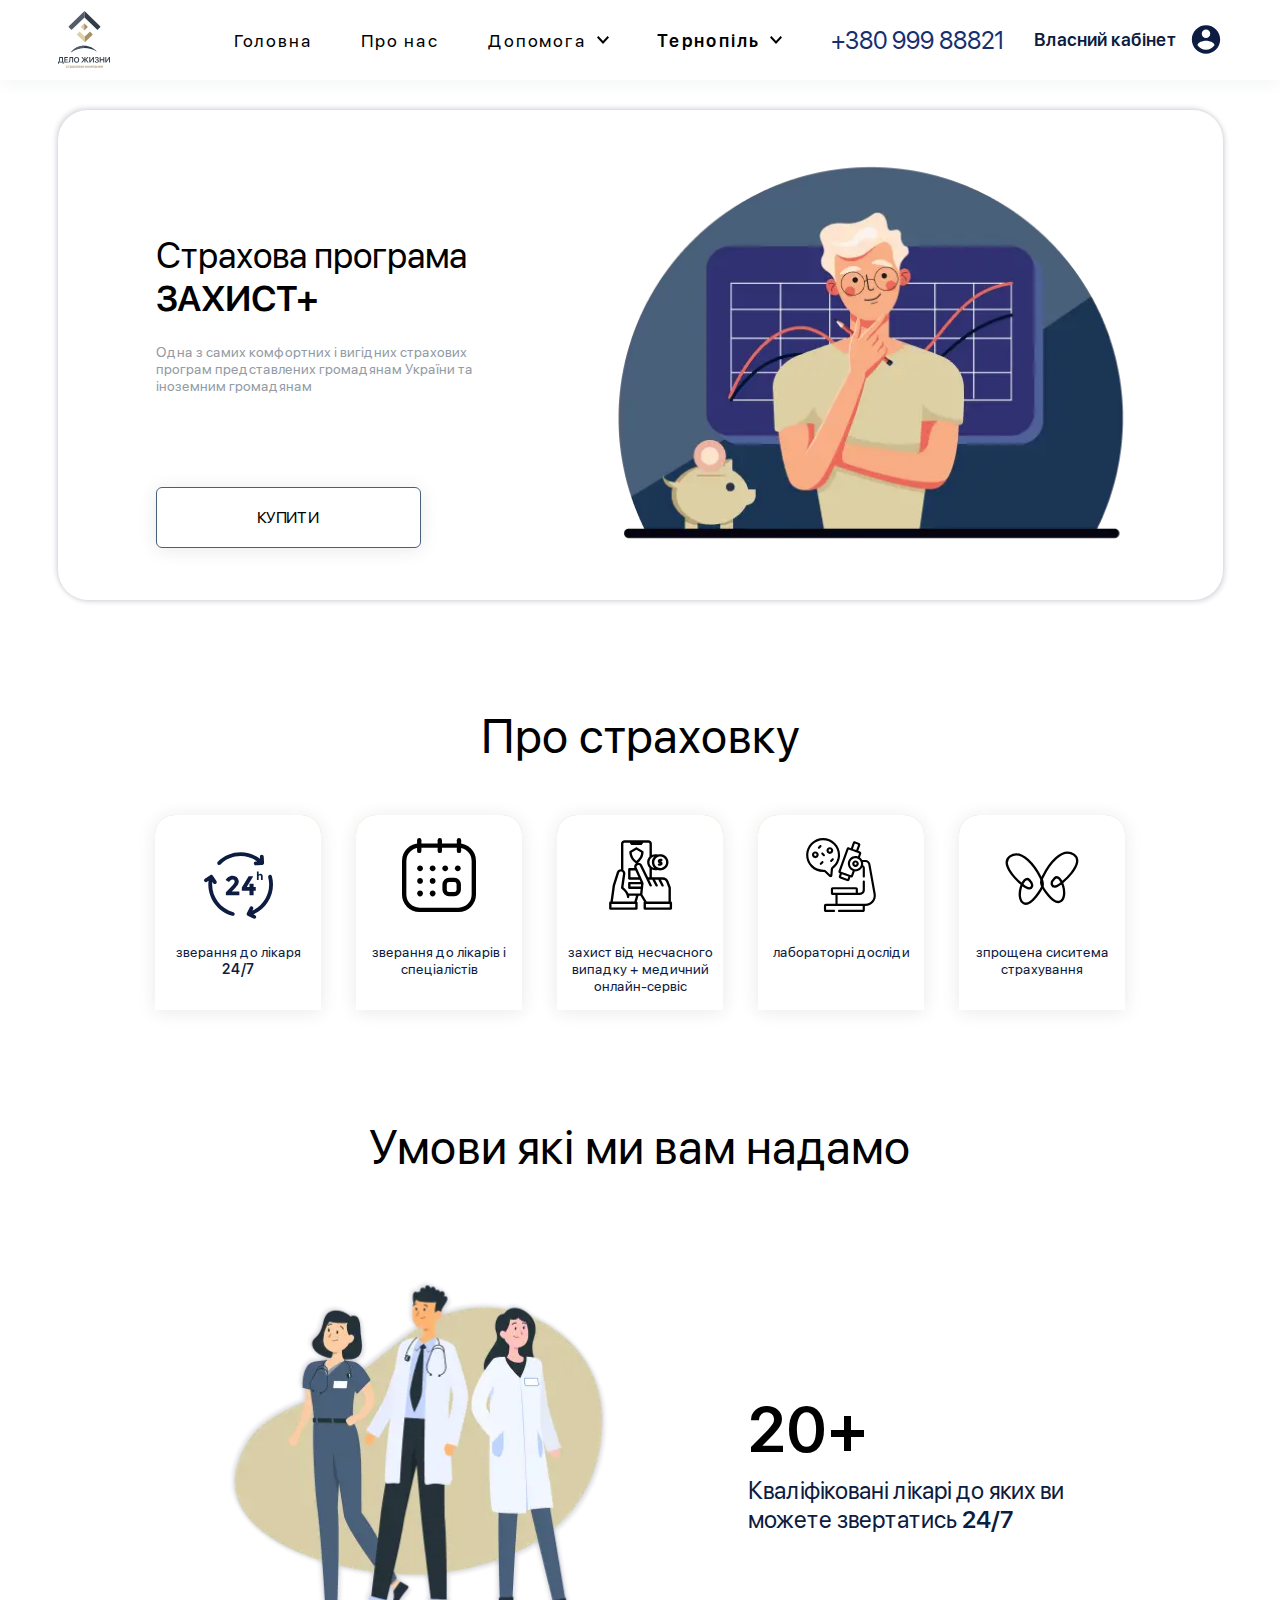
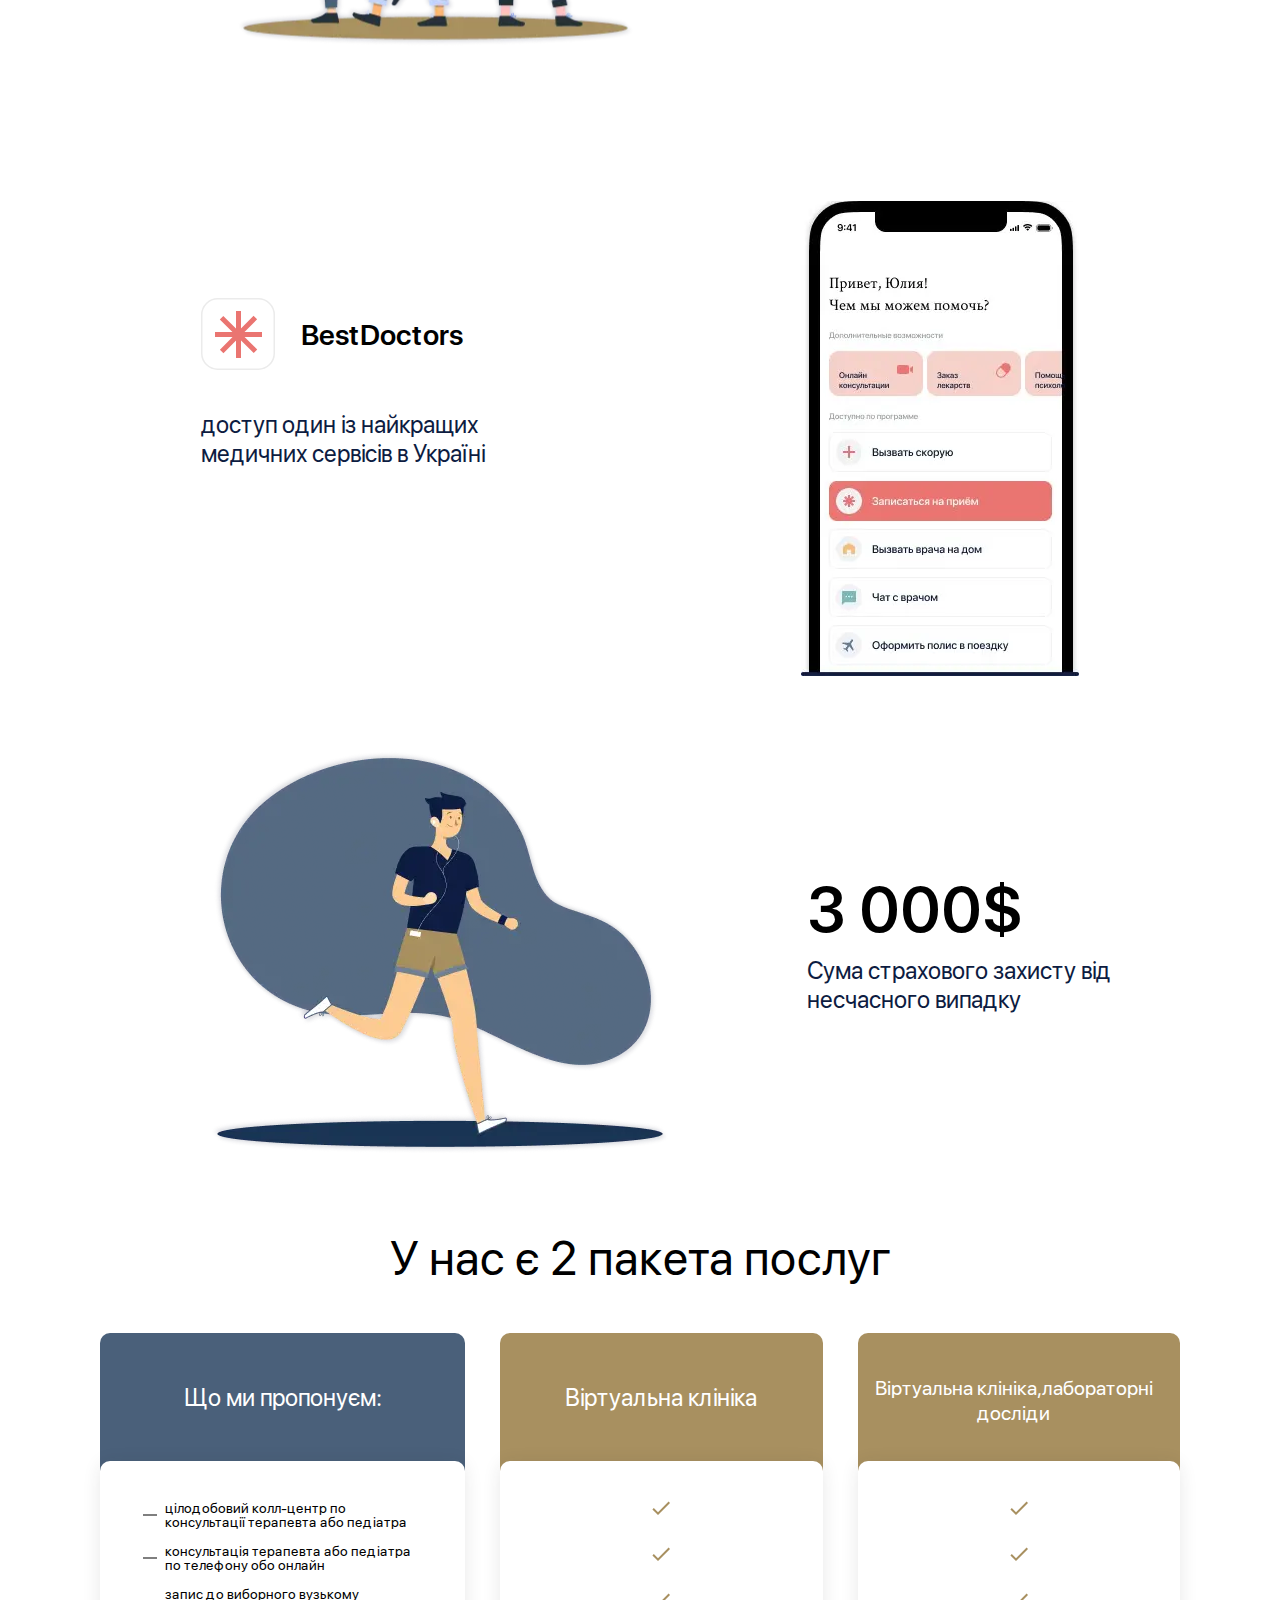
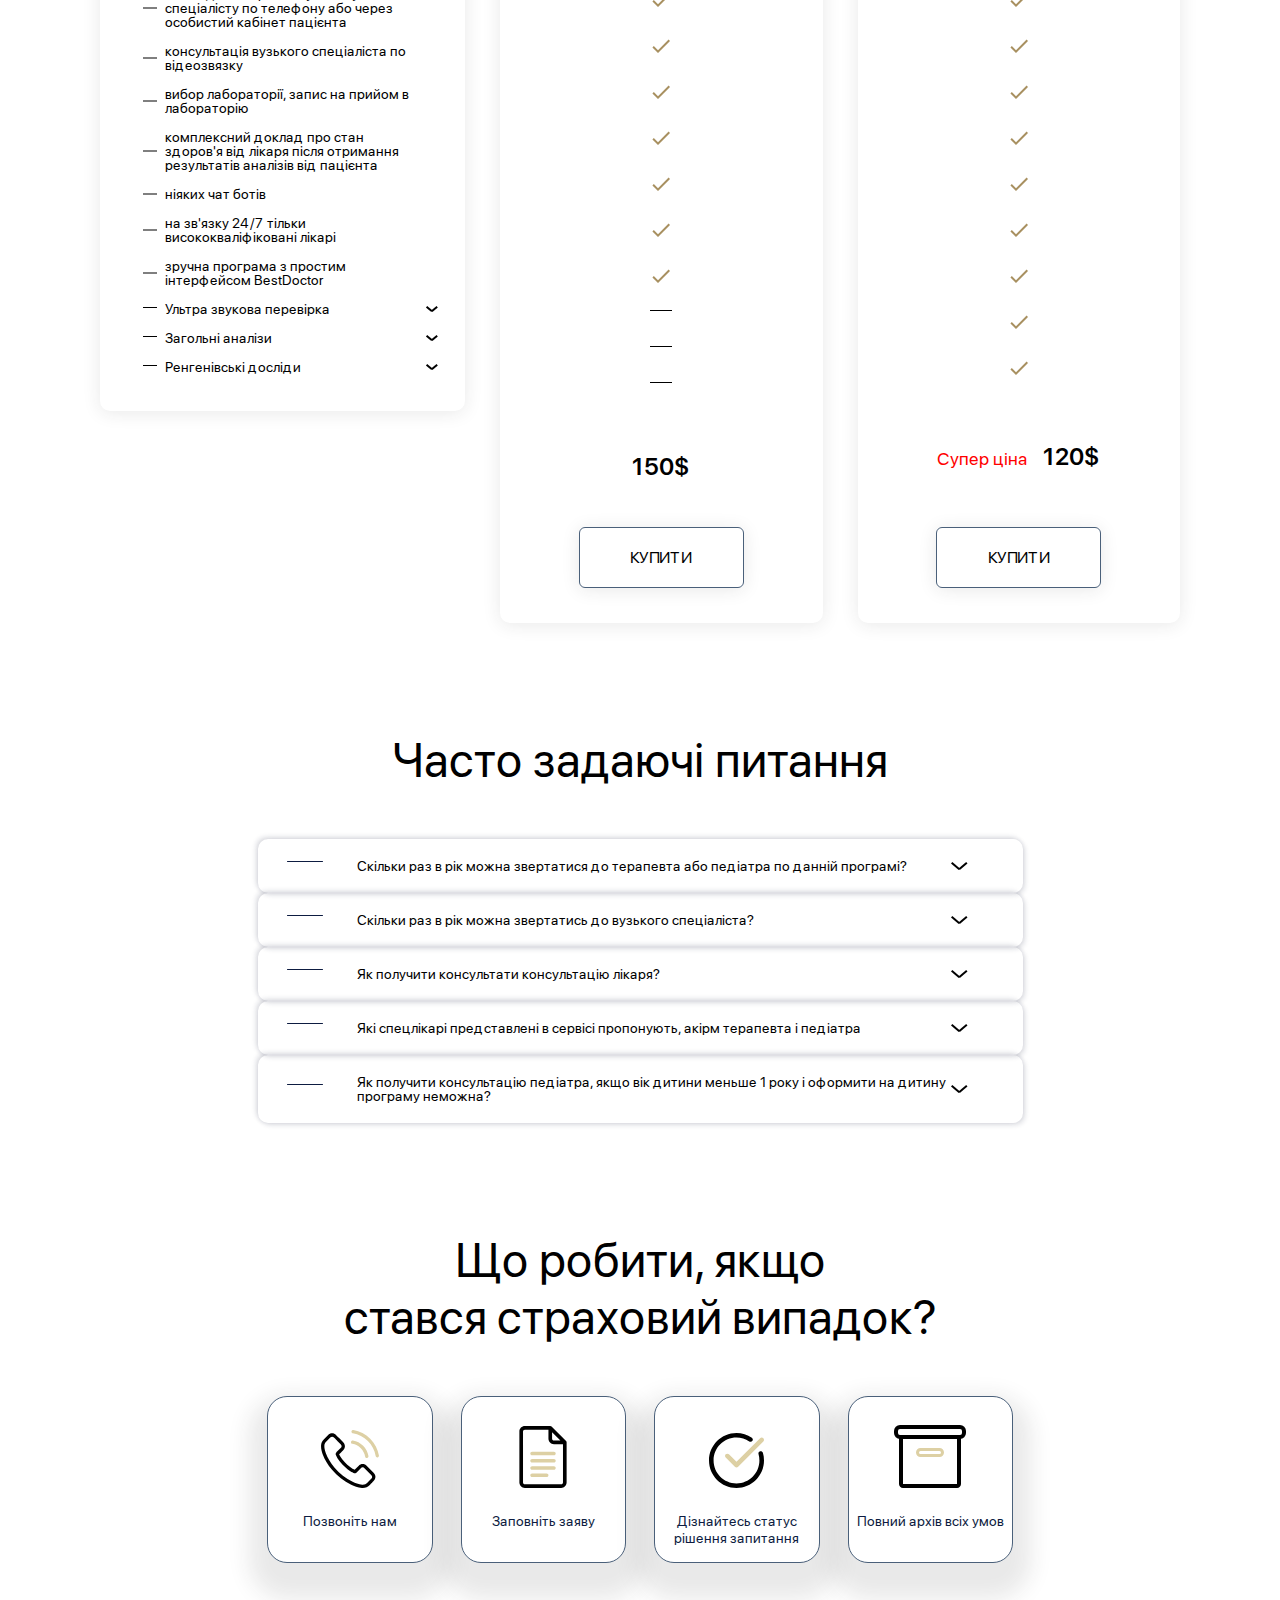
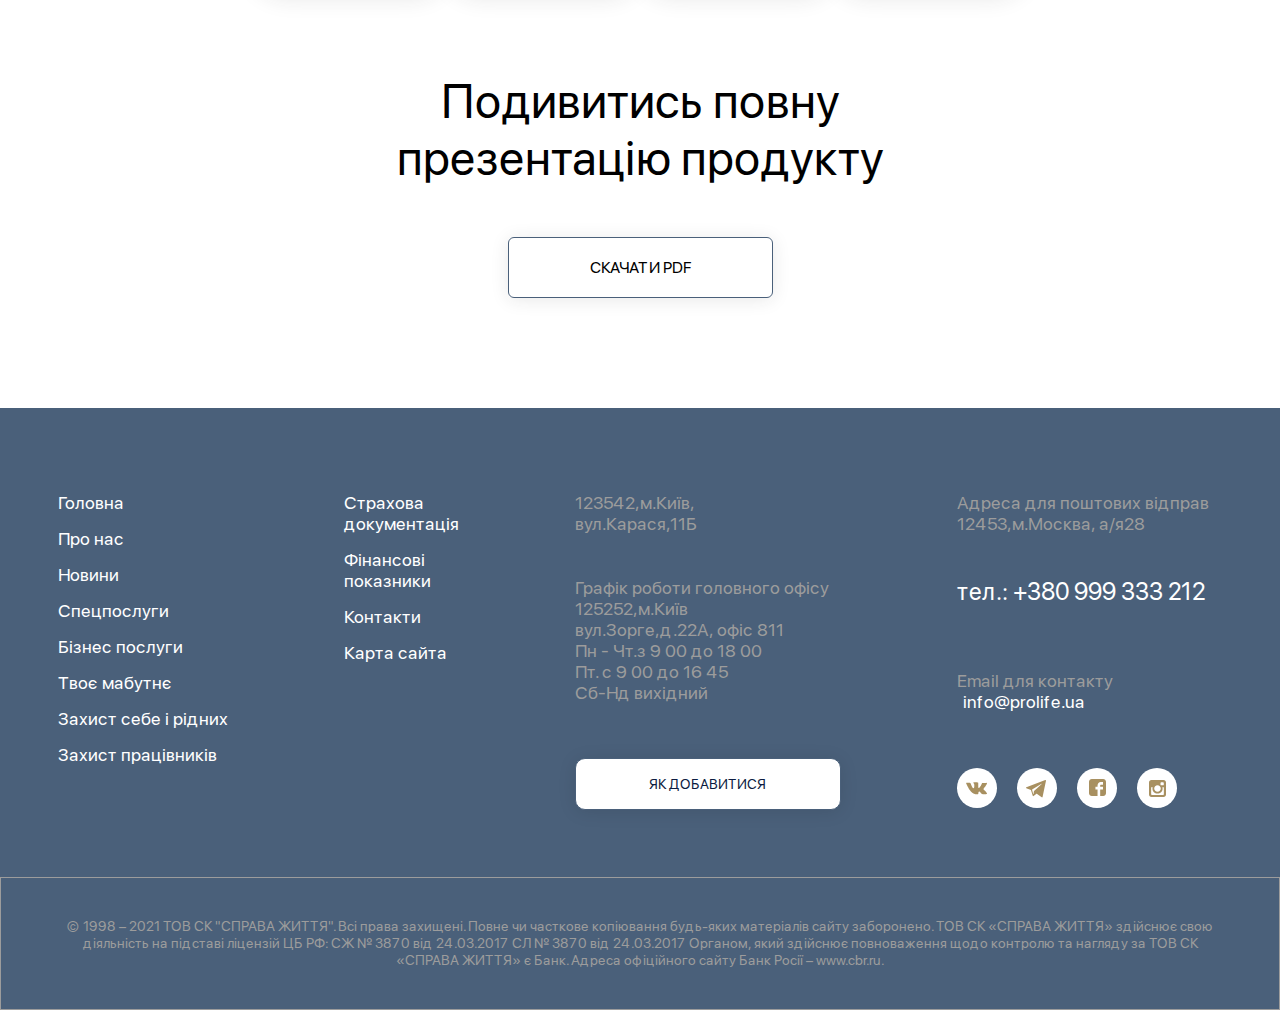
<file: home.html>
<!doctype html>
<html lang="en">

<head>
	<title>HomePage</title>
	<meta charset="UTF-8">
	<meta name="format-detection" content="telephone=no">
	<!-- <style>body{opacity: 0;}</style> -->
	<link rel="stylesheet" href="css/style.min.css?_v=20230919191437">
	<link rel="shortcut icon" href="favicon.ico">
	<!-- <meta name="robots" content="noindex, nofollow"> -->
	<meta name="viewport" content="width=device-width, initial-scale=1.0">
</head>

<body>
	<div class="wrapper">
		<header class="header">
			<div class="header__container">
				<div class="header__menu menu">
					<a href="" class="header__logo"><img src="img/logo.svg" alt="" /></a>
					<nav class="menu__body">
						<ul class="menu__list">
							<li class="menu__item"><a href="#" class="menu__link">Головна</a></li>
							<li class="menu__item"><a href="#" class="menu__link">Про нас</a></li>
							<li class="menu__item drop-row">
								<div class="menu__link drop-list drop-list_1">
									Допомога
									<img src="img/icons/header-arrow-ico.svg" alt="" class="drop-list__arrow">
								</div>
								<ul class="submenu" id="submenu_1">
									<li><a href="#" class="submenu__link">Підпункт 1</a></li>
									<li><a href="#" class="submenu__link">Підпункт 2</a></li>
									<li><a href="#" class="submenu__link">Підпункт 3</a></li>
								</ul>
							</li>
							<li class="menu__item drop-row">
								<div class="menu__link drop-list drop-list_2">
									Тернопіль
									<img src="img/icons/header-arrow-ico.svg" alt="" class="drop-list__arrow">
								</div>
								<ul class="submenu" id="submenu_2">
									<li><a href="#" class="submenu__link">Підпункт 1</a></li>
									<li><a href="#" class="submenu__link">Підпункт 2</a></li>
									<li><a href="#" class="submenu__link">Підпункт 3</a></li>
								</ul>
							</li>
							<li class="menu__item">
								<a href="tel:+38099988821" class="menu__phone">+380 999 88821</a>
							</li>
						</ul>
					</nav>
					<div class="header__user-box user" data-da=".menu__list,768,2">
						<a href="#" class="user__item"><span>Власний кабінет</span></a>
					</div>
					<button type="button" class="menu__icon icon-menu">
						<span></span>
						<span></span>
						<span></span>
					</button>
				</div>
			</div>
		</header>

		<main class="page">
			<section class="page__first-screen first-screen">
				<div class="first-screen__container">
					<divc class="first-screen__row">
						<div class="first-screen__content-box content">
							<h1 class="content__title">
								Страхова програма <span>ЗАХИСТ+</span>
							</h1>
							<p class="content__text">
								Одна з самих комфортних і вигідних страхових програм
								представлених громадянам України та іноземним громадянам
							</p>
							<a class="contetn__button btn" href="">Купити</a>
						</div>
						<div class="first-screen__image">
							<picture><source srcset="img/main/Artboard-b1.webp" type="image/webp"><img src="img/main/Artboard-b1.png" alt="" /></picture>
						</div>
					</divc>
				</div>
			</section>
			<section class="page__info info">
				<div class="info__container">
					<div class="info__cards about">
						<h2 class="about__title title">Про страховку</h2>
						<div class="about__cards about">
							<div class="about__row row--1">
								<div class="about__card card-about">
									<div class="card-about__icon">
										<img src="img/icons/24-hours-cards_b2.svg" alt="Picture" />
									</div>
									<div class="card-about__text">
										зверання до лікаря <span>24/7</span>
									</div>
								</div>
							</div>
							<div class="about__row row--2">
								<div class="about__card card-about">
									<div class="card-about__icon">
										<img class="card-about__icon" src="img/icons/calendar-cards_b2.svg" alt="Picture" />
									</div>
									<div class="card-about__text">
										зверання до лікарів і спеціалістів
									</div>
								</div>
							</div>
							<div class="about__row row--3">
								<div class="about__card card-about">
									<div class="card-about__icon">
										<img class="card-about__icon" src="img/icons/insurance-cards_b2.svg" alt="Picture" />
									</div>
									<div class="card-about__text">
										захист від несчасного випадку + медичний онлайн-сервіс
									</div>
								</div>
							</div>
							<div class="about__row row--4">
								<div class="about__card card-about">
									<div class="card-about__icon">
										<img class="card-about__icon" src="img/icons/lab-cards_b2.svg" alt="Picture" />
									</div>
									<div class="card-about__text">лабораторні досліди</div>
								</div>
							</div>
							<div class="about__row row--5">
								<div class="about__card card-about">
									<div class="card-about__icon">
										<img class="card-about__icon" src="img/icons/butterfly-cards_b2.svg" alt="Picture" />
									</div>
									<div class="card-about__text">
										зпрощена сиситема страхування
									</div>
								</div>
							</div>
						</div>
					</div>
				</div>
			</section>
			<section class="page__conditions conditions">
				<div class="conditions__container">
					<h3 class="conditions__title title">Умови які ми вам надамо</h3>
					<div class="conditions__body items">
						<div class="items__box item box--1">
							<div class="item__image image--1">
								<picture><source srcset="img/main/Doctors_b2.webp" type="image/webp"><img src="img/main/Doctors_b2.png" alt="" /></picture>
							</div>
							<div class="item__inner-row inner inner--1">
								<div class="inner__top-text">20+</div>
								<div class="inner__text">
									Кваліфіковані лікарі до яких ви можете звертатись
									<span>24/7</span>
								</div>
							</div>
						</div>
						<div class="items__box item box--2">
							<div class="item__inner-row inner inner--2">
								<div class="inner__top-text top-text--small">BestDoctors</div>
								<div class="inner__text">
									доступ один із найкращих медичних сервісів в Україні
								</div>
							</div>
							<div class="item__image image--2">
								<picture><source srcset="img/main/iphone_b2.webp" type="image/webp"><img src="img/main/iphone_b2.jpg" alt="" /></picture>
							</div>
						</div>
						<div class="items__box item box--3">
							<div class="item__image image--3">
								<picture><source srcset="img/main/runner_b2.webp" type="image/webp"><img src="img/main/runner_b2.png" alt="" /></picture>
							</div>
							<div class="item__inner-row inner inner--3">
								<div class="inner__top-text">3 000$</div>
								<div class="inner__text">
									Сума страхового захисту від несчасного випадку
								</div>
							</div>
						</div>
					</div>
				</div>
			</section>
			<section class="page__price price">
				<div class="price__container">
					<h4 class="price__title title">У нас є 2 пакета послуг</h4>
					<div class="price__body">
						<div class="price__column column-price column-price--1">
							<div class="column-price__list-row">
								<ul class="column-price__list">
									<li class="column-price__item price-item">
										цілодобовий колл-центр по консультації терапевта або
										педіатра
									</li>
									<li class="column-price__item price-item">
										консультація терапевта або педіатра по телефону обо онлайн
									</li>
									<li class="column-price__item price-item">
										запис до виборного вузькому спеціалісту по телефону або
										через особистий кабінет пацієнта
									</li>
									<li class="column-price__item price-item">
										консультація вузького спеціаліста по відеозвязку
									</li>
									<li class="column-price__item price-item">
										вибор лабораторії, запис на прийом в лабораторію
									</li>
									<li class="column-price__item price-item">
										комплексний доклад про стан здоров'я від лікаря після
										отримання результатів аналізів від пацієнта
									</li>
									<li class="column-price__item price-item">
										ніяких чат ботів
									</li>
									<li class="column-price__item price-item">
										на зв'язку 24/7 тільки висококваліфіковані лікарі
									</li>
									<li class="column-price__item price-item">
										зручна програма з простим інтерфейсом BestDoctor
									</li>
									<li class="column-price__item price-spoiller-item">
										<div data-spollers data-one-spoller data-spolles-speed="400" class="spollers">
											<details class="spollers__item">
												<summary class="spollers__title">
													Ультра звукова перевірка
												</summary>
												<div class="spollers__body spoiler-content">
									<li class="spoiler-content__item content__item--1">
										УЗІ органів
									</li>
									<li class="spoiler-content__item content__item--2">
										нирок
									</li>
									<li class="spoiler-content__item content__item--3">
										сечового пузиря
									</li>
									<li class="spoiler-content__item content__item--4">
										УЗДГ суглобів
									</li>
									<li class="spoiler-content__item content-item--bold">
										одна перевірка з списка протягом сроку дії
										програми
									</li>
							</div>
							</details>
							<details class="spollers__item">
								<summary class="spollers__title">
									Загольні аналізи
								</summary>
								<div class="spollers__body spoiler-content">
									<li class="spoiler-content__item content__item--1">
										УЗІ органів
									</li>
									<li class="spoiler-content__item content__item--2">
										нирок
									</li>
									<li class="spoiler-content__item content__item--3">
										сечового пузиря
									</li>
									<li class="spoiler-content__item content__item--4">
										УЗДГ суглобів
									</li>
									<li class="spoiler-content__item content-item--bold">
										одна перевірка з списка протягом сроку дії
										програми
									</li>
								</div>
							</details>
							<details class="spollers__item">
								<summary class="spollers__title">
									Ренгенівські досліди
								</summary>
								<div class="spollers__body spoiler-content">
									<li class="spoiler-content__item">УЗІ органів</li>
									<li class="spoiler-content__item">нирок</li>
									<li class="spoiler-content__item">
										сечового пузиря
									</li>
									<li class="spoiler-content__item">УЗДГ суглобів</li>
									<li class="spoiler-content__item content-item--bold">
										одна перевірка з списка протягом сроку дії
										програми
									</li>
								</div>
							</details>
						</div>
						</li>
						</ul>
					</div>
				</div>
				<div class="price__column column-price column-price--2">
					<div class="column-price__items-row check-item">
						<div class="check-item__icon">
							<img src="img/icons/check_b3.svg" alt="" />
						</div>
						<div class="check-item__icon">
							<img src="img/icons/check_b3.svg" alt="" />
						</div>
						<div class="check-item__icon">
							<img src="img/icons/check_b3.svg" alt="" />
						</div>
						<div class="check-item__icon">
							<img src="img/icons/check_b3.svg" alt="" />
						</div>
						<div class="check-item__icon">
							<img src="img/icons/check_b3.svg" alt="" />
						</div>
						<div class="check-item__icon">
							<img src="img/icons/check_b3.svg" alt="" />
						</div>
						<div class="check-item__icon">
							<img src="img/icons/check_b3.svg" alt="" />
						</div>
						<div class="check-item__icon">
							<img src="img/icons/check_b3.svg" alt="" />
						</div>
						<div class="check-item__icon">
							<img src="img/icons/check_b3.svg" alt="" />
						</div>
						<div class="check-item__icon">
							<img src="img/icons/Line .svg" alt="" />
						</div>
						<div class="check-item__icon">
							<img src="img/icons/Line .svg" alt="" />
						</div>
						<div class="check-item__icon">
							<img src="img/icons/Line .svg" alt="" />
						</div>
					</div>
					<div class="column-price__price">150$</div>
					<a class="column-price__btn btn--1 btn" href="">КУПИТИ</a>
				</div>
				<div class="price__column column-price column-price--3">
					<div class="column-price__items-row check-item check-item--2">
						<div class="check-item__icon">
							<img src="img/icons/check_b3.svg" alt="" />
						</div>
						<div class="check-item__icon">
							<img src="img/icons/check_b3.svg" alt="" />
						</div>
						<div class="check-item__icon">
							<img src="img/icons/check_b3.svg" alt="" />
						</div>
						<div class="check-item__icon">
							<img src="img/icons/check_b3.svg" alt="" />
						</div>
						<div class="check-item__icon">
							<img src="img/icons/check_b3.svg" alt="" />
						</div>
						<div class="check-item__icon">
							<img src="img/icons/check_b3.svg" alt="" />
						</div>
						<div class="check-item__icon">
							<img src="img/icons/check_b3.svg" alt="" />
						</div>
						<div class="check-item__icon">
							<img src="img/icons/check_b3.svg" alt="" />
						</div>
						<div class="check-item__icon">
							<img src="img/icons/check_b3.svg" alt="" />
						</div>
						<div class="check-item__icon">
							<img src="img/icons/check_b3.svg" alt="" />
						</div>
						<div class="check-item__icon">
							<img src="img/icons/check_b3.svg" alt="" />
						</div>
					</div>
					<div class="column-price__price">
						<span class="price-red">Супер ціна</span> 120$
					</div>
					<a class="column-price__btn btn--2 btn" href="">КУПИТИ</a>
				</div>
	</div>
	</div>
	</section>
	<section class="page__quastions quastions">
		<div class="quastions__container">
			<h5 class="quastions__title title">Часто задаючі питання</h5>
			<div data-spollers data-one-spoller="" class="spollers2">
				<details class="spollers__item2">
					<summary class="spollers__title2">
						Скільки раз в рік можна звертатися до терапевта або педіатра
						по данній програмі?
					</summary>
					<div class="spollers__body2">
						<li>
							Кількість звертань не лімітовано в період всього сроку
						</li>
					</div>
				</details>
				<details class="spollers__item2">
					<summary class="spollers__title2">
						Скільки раз в рік можна звертатись до вузького спеціаліста?
					</summary>
					<div class="spollers__body2">
						<li>Контент спойлера</li>
					</div>
				</details>
				<details class="spollers__item2">
					<summary class="spollers__title2">
						Як получити консультати консультацію лікаря?
					</summary>
					<div class="spollers__body2">
						<li>Контент спойлера</li>
					</div>
				</details>
				<details class="spollers__item2">
					<summary class="spollers__title2">
						Які спецлікарі представлені в сервісі пропонують, акірм
						терапевта і педіатра
					</summary>
					<div class="spollers__body2">
						<li>Контент спойлера</li>
					</div>
				</details>
				<details class="spollers__item2">
					<summary class="spollers__title2">
						Як получити консультацію педіатра, якщо вік дитини меньше 1
						року і оформити на дитину програму неможна?
					</summary>
					<div class="spollers__body2">
						<li>Контент спойлера</li>
					</div>
				</details>
			</div>
		</div>
	</section>
	<section class="page__what-todo what-todo">
		<div class="what-todo__container">
			<h6 class="what-todo__title title">
				Що робити, якщо<br />стався страховий випадок?
			</h6>
			<div class="what-todo__cards what-todo">
				<div class="what-todo__row what-todo-row--1">
					<div class="what-todo__card card-what-todo">
						<div class="card-what-todo__icon">
							<img src="img/icons/phone-cards_b5.svg" alt="Picture" />
						</div>
						<div class="card-what-todo__text">Позвоніть нам</div>
					</div>
				</div>
				<div class="what-todo__row what-todo-row--2">
					<div class="what-todo__card card-what-todo">
						<div class="card-what-todo__icon">
							<img src="img/icons/google-docs-cards_b5.svg" alt="Picture" />
						</div>
						<div class="card-what-todo__text">Заповніть заяву</div>
					</div>
				</div>
				<div class="what-todo__row what-todo-row--3">
					<div class="what-todo__card card-what-todo">
						<div class="card-what-todo__icon">
							<img src="img/icons/big-tick-cards_b5.svg" alt="Picture" />
						</div>
						<div class="card-what-todo__text">
							Дізнайтесь статус рішення запитання
						</div>
					</div>
				</div>
				<div class="what-todo__row what-todo-row--4">
					<div class="what-todo__card card-what-todo">
						<div class="card-what-todo__icon">
							<img src="img/icons/box_b5.svg" alt="Picture" />
						</div>
						<div class="card-what-todo__text">Повний архів всіх умов</div>
					</div>
				</div>
			</div>
		</div>
	</section>
	<div class="page__see-full see-full">
		<div class="see-full__container">
			<h6 class="see-full__title title">
				Подивитись повну <br />
				презентацію продукту
			</h6>
			<a href="" class="see-full__btn btn"> СКАЧАТИ PDF</a>
		</div>
	</div>
	</main>
	<footer class="footer">
		<div class="footer__top">
			<div class="footer__container">
				<div class="footer__row">
					<div class="footer__colunm">
						<nav class="footer__menu menu-footer">
							<ul class="menu-footer__list list--1">
								<li class="menu-footer__item">
									<a href="" class="menu-footer__link link-white">Головна</a>
								</li>
								<li class="menu-footer__item">
									<a href="" class="menu-footer__link link-white">Про нас</a>
								</li>
								<li class="menu-footer__item">
									<a href="" class="menu-footer__link link-white">Новини</a>
								</li>
								<li class="menu-footer__item">
									<a href="" class="menu-footer__link link-white">Спецпослуги</a>
								</li>
								<li class="menu-footer__item">
									<a href="" class="menu-footer__link link-white">Бізнес послуги</a>
								</li>
								<li class="menu-footer__item">
									<a href="" class="menu-footer__link link-white">Твоє мабутнє</a>
								</li>
								<li class="menu-footer__item">
									<a href="" class="menu-footer__link link-white">Захист себе і рідних</a>
								</li>
								<li class="menu-footer__item">
									<a href="" class="menu-footer__link link-white">Захист працівників</a>
								</li>
							</ul>
						</nav>
					</div>
					<div class="footer__colunm">
						<nav class="footer__menu menu-footer">
							<ul class="menu-footer__list list--2">
								<li class="menu-footer__item">
									<a href="" class="menu-footer__link link-white">Страхова <br />
										документація</a>
								</li>
								<li class="menu-footer__item">
									<a href="" class="menu-footer__link link-white">Фінансові <br />
										показники</a>
								</li>
								<li class="menu-footer__item">
									<a href="" class="menu-footer__link link-white">Контакти</a>
								</li>
								<li class="menu-footer__item">
									<a href="" class="menu-footer__link link-white">Карта сайта</a>
								</li>
							</ul>
						</nav>
					</div>
					<div class="footer__colunm">
						<nav class="footer__menu menu-footer">
							<ul class="menu-footer__list list--3">
								<li class="menu-footer__item item__gray">
									123542,м.Київ, <br />вул.Карася,11Б
								</li>
								<li class="menu-footer__item item__gray">
									Графік роботи головного офісу 125252,м.Київ
									<br />вул.Зорге,д.22А, офіс 811 <br />Пн - Чт.з 9 00 до 18 00
									<br />Пт. с 9 00 до 16 45 <br />Сб-Нд вихідний
								</li>
							</ul>
							<a href="" class="menu-footer__button">Як добавитися</a>
						</nav>
					</div>
					<div class="footer__colunm">
						<nav class="footer__menu menu-footer">
							<ul class="menu-footer__list list--4">
								<li class="menu-footer__item item__gray">
									Адреса для поштових відправ <br />12453,м.Москва, а/я28
								</li>
								<li class="menu-footer__item">
									<a href="" class="menu-footer__link link-white link-big">тел.: +380 999 333 212</a>
								</li>
								<li class="menu-footer__item item__gray">
									<br />Email для контакту
									<a href="" class="menu-footer__link link-mail link-white">info@prolife.ua</a>
								</li>
							</ul>
						</nav>
						<div class="footer__social social">
							<a href="" class="social__item"><img src="img/icons/vk-s.svg" alt="" /></a>
							<a href="" class="social__item">
								<img src="img/icons/telegram-s.svg" alt="" /></a>
							<a href="" class="social__item">
								<img src="img/icons/facebook-s.svg" alt="" /></a>
							<a href="" class="social__item">
								<img src="img/icons/instagram-s.svg" alt="" /></a>
						</div>
					</div>
				</div>
			</div>
		</div>
		<div class="footer__bottom">
			<div class="footer__container _container">
				<div class="footer__copy">
					© 1998 – 2021 ТОВ СК "СПРАВА ЖИТТЯ". Всі права захищені. Повне чи
					часткове копіювання будь-яких матеріалів сайту заборонено. ТОВ СК
					«СПРАВА ЖИТТЯ» здійснює свою діяльність на підставі ліцензій ЦБ РФ: СЖ №
					3870 від 24.03.2017 СЛ № 3870 від 24.03.2017 Органом, який здійснює
					повноваження щодо контролю та нагляду за ТОВ СК «СПРАВА ЖИТТЯ» є Банк.
					Адреса офіційного сайту Банк Росії – www.cbr.ru.
				</div>
			</div>
		</div>
	</footer>

	</div>
	<script src="js/app.min.js?_v=20230919191437"></script>
</body>

</html>
</file>
<file: css/style.min.css>
@charset "UTF-8";@font-face{font-family:SFProDisplay;font-display:swap;src:url(../fonts/SFProDisplay.woff2) format("woff2"),url(../fonts/SFProDisplay.woff) format("woff");font-weight:400;font-style:normal}@font-face{font-family:SFProDisplay;font-display:swap;src:url(../fonts/SFProDisplay-Semibold.woff2) format("woff2"),url(../fonts/SFProDisplay-Semibold.woff) format("woff");font-weight:600;font-style:normal}*{padding:0;margin:0;border:0}*,:after,:before{-webkit-box-sizing:border-box;box-sizing:border-box}body,html{height:100%;min-width:320px}body{color:#000;line-height:1;font-family:SFProDisplay;font-size:.875rem;-ms-text-size-adjust:100%;-moz-text-size-adjust:100%;-webkit-text-size-adjust:100%;-webkit-font-smoothing:antialiased;-moz-osx-font-smoothing:grayscale}button,input,textarea{font-family:SFProDisplay;font-size:inherit;line-height:inherit}button{cursor:pointer;color:inherit;background-color:transparent}a{color:inherit;text-decoration:none}ul li{list-style:none}img{vertical-align:top}h1,h2,h3,h4,h5,h6{font-weight:inherit;font-size:inherit}.lock body{overflow:hidden;-ms-touch-action:none;touch-action:none;-ms-scroll-chaining:none;overscroll-behavior:none}.wrapper{min-height:100%;display:-webkit-box;display:-ms-flexbox;display:flex;-webkit-box-orient:vertical;-webkit-box-direction:normal;-ms-flex-direction:column;flex-direction:column;overflow:hidden}@supports (overflow:clip){.wrapper{overflow:clip}}.wrapper>main{-webkit-box-flex:1;-ms-flex:1 1 auto;flex:1 1 auto}.wrapper>*{min-width:0}[class*=__container]{max-width:74.6875rem;margin:0 auto;padding:0 .9375rem}.spollers{display:-ms-grid;display:grid;row-gap:15px;width:100%}.spollers__title{position:relative;min-width:100%;cursor:default;text-align:left;padding-right:1.25rem;list-style:none}._spoller-init .spollers__title{cursor:pointer}._spoller-init .spollers__title::after,._spoller-init .spollers__title::before{content:"";position:absolute;right:-15px;top:50%;background-color:#000;height:2px;width:7px;-webkit-transition:-webkit-transform .5s ease 0s;transition:-webkit-transform .5s ease 0s;transition:transform .5s ease 0s;transition:transform .5s ease 0s,-webkit-transform .5s ease 0s}._spoller-init .spollers__title::before{-webkit-transform:translate(-75%,-50%) rotate(40deg);-ms-transform:translate(-75%,-50%) rotate(40deg);transform:translate(-75%,-50%) rotate(40deg)}._spoller-init .spollers__title::after{-webkit-transform:translate(0,-50%) rotate(-40deg);-ms-transform:translate(0,-50%) rotate(-40deg);transform:translate(0,-50%) rotate(-40deg)}._spoller-init .spollers__title._spoller-active::before{-webkit-transform:translateX(-75%) rotate(-40deg);-ms-transform:translateX(-75%) rotate(-40deg);transform:translateX(-75%) rotate(-40deg)}._spoller-init .spollers__title._spoller-active::after{-webkit-transform:rotate(40deg);-ms-transform:rotate(40deg);transform:rotate(40deg)}.spollers__body{padding-top:.9375rem;padding-bottom:.9375rem}.spollers__body :not(:last-child){margin-bottom:.9375rem}[class*=-ibg]{position:relative}[class*=-ibg] img{position:absolute;width:100%;height:100%;top:0;left:0;-o-object-fit:cover;object-fit:cover}[class*=-ibg--contain] img{-o-object-fit:contain;object-fit:contain}.title{line-height:1.1875;text-align:center}.btn{display:-webkit-box;display:-ms-flexbox;display:flex;width:100%;-webkit-box-pack:center;-ms-flex-pack:center;justify-content:center;-webkit-box-align:center;-ms-flex-align:center;align-items:center;border:1px solid #4a607a;-webkit-box-shadow:0 2px 18px 0 rgba(41,41,41,.1);box-shadow:0 2px 18px 0 rgba(41,41,41,.1);border-radius:.375rem;font-size:1rem;line-height:1.1875;text-align:center;text-transform:uppercase;-webkit-transition:all .2s;transition:all .2s}.header{position:absolute;width:100%;left:0;top:0;z-index:100;-webkit-box-shadow:0 4px 15px 0 rgba(49,60,72,.05);box-shadow:0 4px 15px 0 rgba(49,60,72,.05)}.header__menu{display:-webkit-box;display:-ms-flexbox;display:flex;-webkit-box-align:center;-ms-flex-align:center;align-items:center;min-height:80px}.header__logo{z-index:5;-webkit-box-flex:1;-ms-flex:1 1 auto;flex:1 1 auto}.header .user__item{font-size:1.125rem;z-index:2;-webkit-transition:color .3s ease 0s;transition:color .3s ease 0s;background:url(../img/icons/header-user-icon.svg) no-repeat right center;color:#0d1c41;font-weight:600}.menu__item{font-size:1.125rem;text-align:center}.menu__link{line-height:1.5;letter-spacing:.1em;-webkit-transition:all .2s;transition:all .2s}.menu__phone{font-size:1.5rem;line-height:1.2083333333;color:#162f6f;font-weight:400;display:-webkit-box;display:-ms-flexbox;display:flex;-webkit-box-align:center;-ms-flex-align:center;align-items:center}.drop-row{position:relative}.drop-list{display:-webkit-box;display:-ms-flexbox;display:flex;-webkit-box-align:center;-ms-flex-align:center;align-items:center;font-size:1.125rem;line-height:1.1666666667;-webkit-transition:color .2s ease 0s;transition:color .2s ease 0s;z-index:2;cursor:pointer}.drop-list_2{font-weight:600}.drop-list__arrow{width:12px;height:7.5px;-webkit-transition:-webkit-transform .2s ease;transition:-webkit-transform .2s ease;transition:transform .2s ease;transition:transform .2s ease,-webkit-transform .2s ease}.drop-list__arrow._active{-webkit-transform:rotate(180deg);-ms-transform:rotate(180deg);transform:rotate(180deg)}.submenu{opacity:0;visibility:hidden;position:absolute;top:40px;background-color:#a89060;color:#fff;padding:.625rem;border-radius:.25rem;-webkit-transition:all .3s ease 0s;transition:all .3s ease 0s;min-width:120px;z-index:10}.submenu li:not(:last-child){margin-bottom:.625rem}.submenu._active{opacity:1;visibility:visible;top:30px}.submenu__link{display:inline-block;color:#fff}.submenu__link:not(:last-child){margin-bottom:.625rem}.icon-menu{display:none}.footer{background:#4a607a}.footer__row{display:-webkit-box;display:-ms-flexbox;display:flex;-webkit-box-pack:justify;-ms-flex-pack:justify;justify-content:space-between;-webkit-column-gap:1.25rem;-moz-column-gap:1.25rem;column-gap:1.25rem;row-gap:3.125rem}.footer__colunm{max-width:16.625rem}.footer__social{display:-webkit-box;display:-ms-flexbox;display:flex;row-gap:.625rem;-ms-flex-wrap:wrap;flex-wrap:wrap}.footer__bottom{border:1px solid #9c9c9c}.footer__copy{text-align:center;line-height:1.2142857143;color:#9c9c9c}.menu-footer__list li:not(:last-child){margin-bottom:.9375rem}.menu-footer__link{font-size:1.125rem;line-height:1.1666666667}.menu-footer__button{display:-webkit-box;display:-ms-flexbox;display:flex;text-align:center;-webkit-box-align:center;-ms-flex-align:center;align-items:center;-webkit-box-pack:center;-ms-flex-pack:center;justify-content:center;max-width:16.625rem;text-transform:uppercase;color:#0d1c41;background:#fff;border:1px solid #4a607a;-webkit-box-shadow:0 2px 18px 0 rgba(0,0,0,.1);box-shadow:0 2px 18px 0 rgba(0,0,0,.1);border-radius:10px;padding-top:1.125rem;padding-bottom:1.125rem;-webkit-transition:all .3s;transition:all .3s}.list--3{max-width:16.625rem}.link-white{color:#fff}.item__gray{color:#9c9c9c;font-size:1.125rem;line-height:1.1666666667}.link-big{font-size:1.5rem;line-height:1.2083333333}.social__item{-webkit-transition:all .3s;transition:all .3s}.first-screen{padding-top:6.875rem}.first-screen__row{display:-webkit-box;display:-ms-flexbox;display:flex;-webkit-box-pack:justify;-ms-flex-pack:justify;justify-content:space-between;border-radius:1.875rem;-webkit-box-shadow:-2px -2px 5px 0 rgba(20,29,61,.15),2px 2px 5px 0 rgba(20,29,61,.15);box-shadow:-2px -2px 5px 0 rgba(20,29,61,.15),2px 2px 5px 0 rgba(20,29,61,.15);row-gap:1.25rem}.first-screen__content-box{-ms-flex-item-align:end;align-self:flex-end}.first-screen__image{position:relative;max-width:100%}.first-screen__image img{position:absolute;width:100%;height:100%;top:0;left:0;-o-object-fit:cover;object-fit:cover}.content__title{line-height:1.1944444444}.content__title span{font-weight:600}.content__text{line-height:1.2142857143;color:#939ca6}.contetn__button{max-width:16.5625rem}.about__cards{display:-webkit-box;display:-ms-flexbox;display:flex;-webkit-box-pack:center;-ms-flex-pack:center;justify-content:center;row-gap:1.25rem;margin:0 auto}.about__row{-webkit-box-flex:0;-ms-flex:0 1 20%;flex:0 1 20%;max-width:180px;background-color:#fff;min-height:100%;text-align:center;border-radius:1.25rem 1.25rem 0 0;-webkit-box-shadow:0 .125rem 1.125rem 0 rgba(41,41,41,.1);box-shadow:0 .125rem 1.125rem 0 rgba(41,41,41,.1)}.row--1{position:relative}.row--1::before{content:"безлімний";line-height:1.2142857143;font-weight:600;color:#fff;text-align:center;padding-top:.1875rem;position:absolute;border-radius:1.25rem 1.25rem 0 0;top:0;left:0;right:0;height:35px;background:#ddd0a4;z-index:-1;-webkit-transition:top .3s ease;transition:top .3s ease}.row--1:hover{-webkit-transition:top .3s ease;transition:top .3s ease}.row--1:hover::before{top:-23px}.row--1{position:relative}.row--1::before{content:"безлімний";line-height:1.2142857143;font-weight:600;color:#fff;text-align:center;padding-top:.1875rem;position:absolute;border-radius:1.25rem 1.25rem 0 0;top:0;left:0;right:0;height:35px;background:#ddd0a4;z-index:-1;-webkit-transition:top .3s ease;transition:top .3s ease}.row--2{position:relative}.row--2::before{content:"без обмежень";line-height:1.2142857143;font-weight:600;color:#fff;text-align:center;padding-top:.1875rem;position:absolute;border-radius:1.25rem 1.25rem 0 0;top:0;left:0;right:0;height:35px;background:#ddd0a4;z-index:-1;-webkit-transition:top .3s ease;transition:top .3s ease}.row--3{position:relative}.row--3::before{content:"24/7";line-height:1.2142857143;font-weight:600;color:#fff;text-align:center;padding-top:.1875rem;position:absolute;border-radius:1.25rem 1.25rem 0 0;top:0;left:0;right:0;height:35px;background:#ddd0a4;z-index:-1;-webkit-transition:top .3s ease;transition:top .3s ease}.row--4{position:relative}.row--4::before{content:"до 2-х раз в рік";line-height:1.2142857143;font-weight:600;color:#fff;text-align:center;padding-top:.1875rem;position:absolute;border-radius:1.25rem 1.25rem 0 0;top:0;left:0;right:0;height:35px;background:#ddd0a4;z-index:-1;-webkit-transition:top .3s ease;transition:top .3s ease}.row--5{position:relative}.row--5::before{content:"до 10 хв.";line-height:1.2142857143;font-weight:600;color:#fff;text-align:center;padding-top:.1875rem;position:absolute;border-radius:1.25rem 1.25rem 0 0;top:0;left:0;right:0;height:35px;background:#ddd0a4;z-index:-1;-webkit-transition:top .3s ease;transition:top .3s ease}.card-about{padding:2.125rem .3125rem .9375rem .3125rem;display:-webkit-box;display:-ms-flexbox;display:flex;-webkit-box-orient:vertical;-webkit-box-direction:normal;-ms-flex-direction:column;flex-direction:column;text-align:center;-webkit-box-pack:center;-ms-flex-pack:center;justify-content:center;-webkit-box-align:center;-ms-flex-align:center;align-items:center}.card-about__icon{display:-webkit-box;display:-ms-flexbox;display:flex;-webkit-box-align:center;-ms-flex-align:center;align-items:center;-webkit-box-pack:center;-ms-flex-pack:center;justify-content:center;-webkit-box-flex:1;-ms-flex:1 1 auto;flex:1 1 auto;height:4.625rem}.card-about__text{color:#0d1c41;line-height:1.2142857143}.card-about__text span{font-weight:600}.conditions__body{display:-webkit-box;display:-ms-flexbox;display:flex;-webkit-box-orient:vertical;-webkit-box-direction:normal;-ms-flex-direction:column;flex-direction:column;-webkit-box-pack:center;-ms-flex-pack:center;justify-content:center;-webkit-box-align:center;-ms-flex-align:center;align-items:center;row-gap:2.1875rem}.items__box{display:-webkit-box;display:-ms-flexbox;display:flex;-webkit-box-align:center;-ms-flex-align:center;align-items:center;-webkit-box-pack:center;-ms-flex-pack:center;justify-content:center;row-gap:1.6875rem}.inner{display:-webkit-box;display:-ms-flexbox;display:flex;-webkit-box-orient:vertical;-webkit-box-direction:normal;-ms-flex-direction:column;flex-direction:column;row-gap:.625rem}.inner__top-text{line-height:1.15625;font-weight:600}.inner .top-text--small{background:url(../img/icons/star.svg) 0 0 no-repeat;line-height:74px}.inner__text{line-height:1.2083333333;color:#0d1c41}.inner__text span{font-weight:600}.inner--1{max-width:21.5rem}.inner--2{max-width:22.875rem}.inner--3{max-width:20rem}.price__body{display:-webkit-box;display:-ms-flexbox;display:flex;-webkit-box-align:start;-ms-flex-align:start;align-items:flex-start;-webkit-box-pack:center;-ms-flex-pack:center;justify-content:center}.column-price__label{z-index:100;border-radius:10px;color:#fff;max-width:22.8125rem;background:#4a607a;text-align:center;padding:3.125rem 1rem 4.4375rem 1rem}.column-price__list{display:-webkit-box;display:-ms-flexbox;display:flex;-webkit-box-orient:vertical;-webkit-box-direction:normal;-ms-flex-direction:column;flex-direction:column;-webkit-box-shadow:0 2px 18px 0 rgba(41,41,41,.1);box-shadow:0 2px 18px 0 rgba(41,41,41,.1);border-radius:10px;background:#fff;max-width:22.8125rem;min-width:20rem;padding:2.6875rem 2.9375rem 2.6875rem 2.9375rem;row-gap:.9375rem;position:relative}.column-price__list::before{content:"Що ми пропонуєм:";font-size:1.5rem;line-height:1.2083333333;color:#fff;text-align:center;position:absolute;border-radius:.625rem;top:-128px;left:0;right:0;z-index:-1;background:#4a607a}.column-price .price-item{padding-left:22px;position:relative}.column-price .price-item::before{content:"";position:absolute;background-color:#000;left:0;width:14px;height:1px;top:50%;-webkit-transform:translateY(-50%);-ms-transform:translateY(-50%);transform:translateY(-50%)}.spollers__item{padding-left:22px;position:relative}.spollers__item::before{content:"";position:absolute;background-color:#000;left:0;width:14px;height:1px;top:5px}.spoiler-content__item{list-style:inside;padding-left:40px}.content-item--bold{font-weight:600}.column-price__items-row{display:-webkit-box;display:-ms-flexbox;display:flex;-webkit-box-orient:vertical;-webkit-box-direction:normal;-ms-flex-direction:column;flex-direction:column;-webkit-box-align:center;-ms-flex-align:center;align-items:center;-webkit-box-pack:center;-ms-flex-pack:center;justify-content:center;row-gap:22px}.column-price__price{text-transform:uppercase;font-weight:600;line-height:1.6111111111;text-align:center}.column-price__price .price-red{color:red;font-size:1.125rem;line-height:1.1666666667;font-weight:400;padding-right:.625rem;text-transform:none}.column-price__btn{max-width:10.3125rem;margin:0 auto}.column-price--2{-webkit-box-shadow:0 2px 18px 0 rgba(41,41,41,.1);box-shadow:0 2px 18px 0 rgba(41,41,41,.1);border-radius:10px;background:#fff;max-width:22.8125rem;padding:2.1875rem 6.25rem 2.1875rem 6.25rem;position:relative}.column-price--2::before{content:"Віртуальна клініка";font-size:1.5rem;line-height:1.2083333333;color:#fff;text-align:center;position:absolute;border-radius:.625rem;padding-left:.625rem;padding-right:.625rem;top:-128px;left:0;right:0;z-index:-1;background:#a89060}.column-price--3{-webkit-box-shadow:0 2px 18px 0 rgba(41,41,41,.1);box-shadow:0 2px 18px 0 rgba(41,41,41,.1);border-radius:10px;background:#fff;max-width:22.8125rem;padding:2.1875rem 6.25rem 2.1875rem 6.25rem;position:relative}.column-price--3::before{content:"Віртуальна клініка,лабораторні досліди";font-size:1.25rem;line-height:1.25;color:#fff;text-align:center;position:absolute;padding-right:1.5625rem;border-radius:.625rem;padding-left:.9375rem;padding-top:3.125rem;top:-128px;left:0;right:0;z-index:-1;background:#a89060}.check-item{display:-webkit-box;display:-ms-flexbox;display:flex;-webkit-box-orient:vertical;-webkit-box-direction:normal;-ms-flex-direction:column;flex-direction:column;-webkit-box-pack:center;-ms-flex-pack:center;justify-content:center}.spollers2{max-width:47.8125rem;margin:0 auto}.spollers__title2{position:relative;min-width:100%;text-align:left;cursor:default;background:#fff;-webkit-box-shadow:-2px -2px 5px 0 rgba(20,29,61,.15),2px 2px 5px 0 rgba(20,29,61,.15);box-shadow:-2px -2px 5px 0 rgba(20,29,61,.15),2px 2px 5px 0 rgba(20,29,61,.15);border-radius:10px;padding-top:1.25rem;padding-bottom:1.25rem;list-style:none}._spoller-init .spollers__title2{cursor:pointer}._spoller-init .spollers__title2::after,._spoller-init .spollers__title2::before{content:"";position:absolute;right:55px;top:50%;background-color:#000;width:10px;height:2px;-webkit-transition:-webkit-transform .5s ease 0s;transition:-webkit-transform .5s ease 0s;transition:transform .5s ease 0s;transition:transform .5s ease 0s,-webkit-transform .5s ease 0s}._spoller-init .spollers__title2::before{-webkit-transform:translate(-75%,-50%) rotate(40deg);-ms-transform:translate(-75%,-50%) rotate(40deg);transform:translate(-75%,-50%) rotate(40deg)}._spoller-init .spollers__title2::after{-webkit-transform:translate(0,-50%) rotate(-40deg);-ms-transform:translate(0,-50%) rotate(-40deg);transform:translate(0,-50%) rotate(-40deg)}._spoller-init .spollers__title2._spoller-active::before{-webkit-transform:translateX(-75%) rotate(-40deg);-ms-transform:translateX(-75%) rotate(-40deg);transform:translateX(-75%) rotate(-40deg)}._spoller-init .spollers__title2._spoller-active::after{-webkit-transform:rotate(40deg);-ms-transform:rotate(40deg);transform:rotate(40deg)}.spollers__body2{padding-top:1.75rem;padding-bottom:1.75rem;background:#fff;-webkit-box-shadow:inset 0 0 13px 0 rgba(20,29,61,.08);box-shadow:inset 0 0 13px 0 rgba(20,29,61,.08);border-radius:10px;text-align:left;list-style:none}.what-todo__cards{display:-webkit-box;display:-ms-flexbox;display:flex;-webkit-box-pack:center;-ms-flex-pack:center;justify-content:center;row-gap:1.25rem;margin:0 auto}.what-todo__row{-webkit-box-flex:0;-ms-flex:0 1 25%;flex:0 1 25%;max-width:180px}.what-todo__card{min-height:100%;background-color:#fff;text-align:center;border:1px solid #4a607a;-webkit-box-shadow:0 2px 18px 0 rgba(41,41,41,.1);box-shadow:0 2px 18px 0 rgba(41,41,41,.1);border-radius:20px;padding:1.75rem .3125rem .9375rem .3125rem;-webkit-box-shadow:0 1.125rem 1.375rem 1.125rem rgba(41,41,41,.1);box-shadow:0 1.125rem 1.375rem 1.125rem rgba(41,41,41,.1)}.card-what-todo__icon{height:63px;display:-webkit-box;display:-ms-flexbox;display:flex;-webkit-box-align:end;-ms-flex-align:end;align-items:flex-end;-webkit-box-pack:center;-ms-flex-pack:center;justify-content:center}.card-what-todo__text{text-align:center;justify-self:flex-star;color:#0d1c41;line-height:1.2142857143}.see-full__btn{margin:0 auto;text-align:center;max-width:16.5625rem;padding-top:1.25rem;padding-bottom:1.25rem}@media (min-width:29.99875em){.link-mail{margin-left:.375rem}.about__cards{max-width:970px}.what-todo__cards{max-width:746px}}@media (min-width:47.99875em){.header .user__item{line-height:1.8888888889;min-width:2.125rem;min-height:2.125rem;padding-top:5px;padding-bottom:5px;padding-right:2.875rem}.menu__list{display:-webkit-box;display:-ms-flexbox;display:flex;-webkit-box-align:center;-ms-flex-align:center;align-items:center;-ms-flex-wrap:wrap;flex-wrap:wrap;-webkit-column-gap:3.75rem;-moz-column-gap:3.75rem;column-gap:3.75rem}.image--2{-webkit-transform:translate(0,55px);-ms-transform:translate(0,55px);transform:translate(0,55px)}}@media (min-width:47.99875em) and (min-width:74.6875em){.header .user__item{padding-right:2.875rem}}@media (min-width:61.99875em){.first-screen__image{padding-left:64%}.spollers__title2{background:url(../img/icons/Line-big.svg) 25px center no-repeat}}@media (min-width:74.6875em){.title{font-size:3rem}.drop-list__arrow{margin-left:.625rem}.footer__top{padding-top:5.25rem}.footer__top{padding-bottom:4.1875rem}.footer__social{-webkit-column-gap:1.25rem;-moz-column-gap:1.25rem;column-gap:1.25rem}.footer__social{margin-top:3.5rem}.footer__bottom{padding-top:2.5rem}.footer__bottom{padding-bottom:2.5rem}.menu-footer__button{padding-right:4.375rem}.menu-footer__button{padding-left:4.375rem}.menu-footer__button{margin-top:3.4375rem}.list--3 li:not(:last-child){margin-bottom:2.6875rem}.list--4 li:not(:last-child){margin-bottom:2.6875rem}.first-screen__row{padding-right:2.8125rem}.first-screen__row{padding-left:6.125rem}.first-screen__content-box{padding-top:7.75rem}.content__title{margin-bottom:1.5rem}.content__title{font-size:2.25rem}.content__text:not(:last-child){margin-bottom:5.75rem}.contetn__button{padding-top:1.25rem}.contetn__button{padding-bottom:1.25rem}.contetn__button{padding-right:4.6875rem}.contetn__button{padding-left:4.6875rem}.info{padding-top:6.75rem}.about__title{margin-bottom:3.125rem}.about__cards{-webkit-column-gap:2.1875rem;-moz-column-gap:2.1875rem;column-gap:2.1875rem}.card-about__icon{margin-bottom:1.3125rem}.conditions{padding-top:6.8125rem}.conditions__title{margin-bottom:2.5rem}.inner__top-text{font-size:4rem}.inner .top-text--small{padding-left:6.25rem}.inner .top-text--small{font-size:1.8125rem}.inner .top-text--small{margin-bottom:1.75rem}.inner__text{font-size:1.5rem}.image--1 img{height:30.9375rem}.image--1 img{width:30.9375rem}.image--2 img{width:17.375rem}.image--2 img{height:29.6875rem}.image--3 img{height:35.875rem}.image--3 img{width:35.875rem}.price__title{margin-bottom:10.875rem}.price__body{row-gap:11.25rem}.price__body{-webkit-column-gap:2.1875rem;-moz-column-gap:2.1875rem;column-gap:2.1875rem}.column-price__label{font-size:1.5rem}.column-price__list::before{padding-top:3.125rem}.column-price__list::before{top:-8rem}.column-price__list::before{height:10.5625rem}.column-price__items-row{margin-bottom:3.25rem}.column-price__price{font-size:1.5rem}.column-price__btn{padding-top:1.25rem}.column-price__btn{padding-bottom:1.25rem}.column-price__btn{padding-right:3.25rem}.column-price__btn{padding-left:3.25rem}.btn--1{margin-top:2.5rem}.btn--2{margin-top:3.125rem}.column-price--2{padding-top:2.1875rem}.column-price--2{padding-bottom:2.1875rem}.column-price--2::before{padding-top:3.125rem}.column-price--2::before{top:-8rem}.column-price--2::before{height:10.5625rem}.column-price--3{padding-top:2.1875rem}.column-price--3{padding-bottom:2.1875rem}.column-price--3::before{top:-8rem}.column-price--3::before{height:10.5625rem}.check-item--2{margin-bottom:3.625rem}.quastions{padding-bottom:6.8125rem}.quastions{padding-top:6.8125rem}.quastions__title{margin-bottom:3.125rem}.spollers__title2{padding-left:6.1875rem}.spollers__title2{padding-right:3.4375rem}._spoller-init .spollers__title2::after,._spoller-init .spollers__title2::before{right:3.4375rem}.spollers__body2{padding-left:6.1875rem}.spollers__body2{padding-right:3.4375rem}.what-todo__title{margin-bottom:3.125rem}.what-todo__cards{-webkit-column-gap:1.75rem;-moz-column-gap:1.75rem;column-gap:1.75rem}.card-what-todo__icon{margin-bottom:1.5625rem}.see-full{padding-top:6.875rem}.see-full{padding-bottom:6.875rem}.see-full__title{margin-bottom:3.125rem}.see-full__btn{padding-right:4.6875rem}.see-full__btn{padding-left:4.6875rem}}@media (min-width:90em){.menu__body:not(:last-child){padding-right:2.3125rem}.first-screen__content-box{padding-bottom:4rem}.box--1{-webkit-column-gap:5rem;-moz-column-gap:5rem;column-gap:5rem}.box--2{-webkit-column-gap:18.75rem;-moz-column-gap:18.75rem;column-gap:18.75rem}.box--3{-webkit-column-gap:6.25rem;-moz-column-gap:6.25rem;column-gap:6.25rem}}@media (max-width:62em){.column-price__list{padding-top:2.25rem}.column-price__list{padding-bottom:1.5625rem}.column-price__list{padding-right:2.1875rem}.column-price__list{padding-left:2.1875rem}.column-price--2{padding-right:2.5rem}.column-price--2{padding-left:2.5rem}.column-price--3{padding-right:2.5rem}.column-price--3{padding-left:2.5rem}.column-price--3::before{padding-top:1.875rem}}@media (max-width:20em){.title{font-size:1.875rem}.drop-list__arrow{margin-left:.1875rem}.footer__top{padding-top:1.875rem}.footer__top{padding-bottom:1.875rem}.footer__social{-webkit-column-gap:.625rem;-moz-column-gap:.625rem;column-gap:.625rem}.footer__social{margin-top:1.5625rem}.footer__bottom{padding-top:1.25rem}.footer__bottom{padding-bottom:1.25rem}.menu-footer__button{padding-right:1.875rem}.menu-footer__button{padding-left:1.875rem}.menu-footer__button{margin-top:1.25rem}.list--3 li:not(:last-child){margin-bottom:1.875rem}.list--4 li:not(:last-child){margin-bottom:1.875rem}.first-screen__row{padding-right:.9375rem}.first-screen__row{padding-left:.9375rem}.first-screen__content-box{padding-top:1.875rem}.content__title{margin-bottom:.9375rem}.content__title{font-size:1.5625rem}.content__text:not(:last-child){margin-bottom:1.25rem}.contetn__button{padding-top:.9375rem}.contetn__button{padding-bottom:.9375rem}.contetn__button{padding-right:.9375rem}.contetn__button{padding-left:.9375rem}.info{padding-top:1.5625rem}.about__title{margin-bottom:1.25rem}.about__cards{-webkit-column-gap:.9375rem;-moz-column-gap:.9375rem;column-gap:.9375rem}.card-about__icon{margin-bottom:.9375rem}.conditions{padding-top:2.1875rem}.conditions__title{margin-bottom:1.875rem}.inner__top-text{font-size:1.875rem}.inner .top-text--small{padding-left:5.3125rem}.inner .top-text--small{font-size:1.5rem}.inner .top-text--small{margin-bottom:.625rem}.inner__text{font-size:1rem}.image--1 img{height:18.4375rem}.image--1 img{width:18.4375rem}.image--2 img{width:9.375rem}.image--2 img{height:17.1875rem}.image--3 img{height:18.75rem}.image--3 img{width:18.75rem}.price__title{margin-bottom:7.8125rem}.price__body{row-gap:8.75rem}.price__body{-webkit-column-gap:1.25rem;-moz-column-gap:1.25rem;column-gap:1.25rem}.column-price__label{font-size:1.25rem}.column-price__list::before{padding-top:2.1875rem}.column-price__list::before{top:-6.25rem}.column-price__list::before{height:8.75rem}.column-price__items-row{margin-bottom:1.5625rem}.column-price__price{font-size:1.3125rem}.column-price__btn{padding-top:.9375rem}.column-price__btn{padding-bottom:.9375rem}.column-price__btn{padding-right:.9375rem}.column-price__btn{padding-left:.9375rem}.btn--1{margin-top:.9375rem}.btn--2{margin-top:1.5625rem}.column-price--2{padding-top:1.5625rem}.column-price--2{padding-bottom:1.5625rem}.column-price--2{min-width:18.75rem}.column-price--2::before{padding-top:1.875rem}.column-price--2::before{top:-6.25rem}.column-price--2::before{height:8.75rem}.column-price--3{padding-top:1.5625rem}.column-price--3{padding-bottom:1.5625rem}.column-price--3{min-width:18.75rem}.column-price--3::before{top:-6.25rem}.column-price--3::before{height:8.75rem}.check-item--2{margin-bottom:1.5625rem}.quastions{padding-bottom:2.5rem}.quastions{padding-top:2.5rem}.quastions__title{margin-bottom:1.25rem}.spollers__title2{padding-left:.3125rem}.spollers__title2{padding-right:2.8125rem}._spoller-init .spollers__title2::after,._spoller-init .spollers__title2::before{right:.5rem}.spollers__body2{padding-left:2.5rem}.spollers__body2{padding-right:2.5rem}.what-todo__title{margin-bottom:1.875rem}.what-todo__cards{-webkit-column-gap:.9375rem;-moz-column-gap:.9375rem;column-gap:.9375rem}.card-what-todo__icon{margin-bottom:.9375rem}.see-full{padding-top:2.8125rem}.see-full{padding-bottom:2.8125rem}.see-full__title{margin-bottom:1.5625rem}.see-full__btn{padding-right:1.5625rem}.see-full__btn{padding-left:1.5625rem}}@media (max-width:61.99875em){.header .user__item span{display:none}.footer__row{-ms-flex-wrap:wrap;flex-wrap:wrap}.footer__colunm{-webkit-box-flex:0;-ms-flex:0 1 50%;flex:0 1 50%}.list--2{-webkit-box-ordinal-group:4;-ms-flex-order:3;order:3}.first-screen__row{-webkit-box-pack:center;-ms-flex-pack:center;justify-content:center;-webkit-box-orient:vertical;-webkit-box-direction:normal;-ms-flex-direction:column;flex-direction:column;padding-bottom:1.875rem}.first-screen__content-box{max-width:700px}.first-screen__image{padding-bottom:64%}.about__cards{-ms-flex-wrap:wrap;flex-wrap:wrap}.about__row{-webkit-box-flex:0;-ms-flex:0 1 33.333%;flex:0 1 33.333%}.price__body{-webkit-box-align:center;-ms-flex-align:center;align-items:center;-webkit-box-orient:vertical;-webkit-box-direction:normal;-ms-flex-direction:column;flex-direction:column}}@media (max-width:61.99875em) and (max-width:20em){.column-price__list{min-width:18.75rem}}@media (max-width:47.99875em){.header .user__item span{display:block;font-size:2rem;text-align:center}.menu__body{position:fixed;background-color:#fff;top:0;left:-100%;width:100%;height:100%;overflow:auto;-webkit-transition:left .3s ease 0s;transition:left .3s ease 0s;padding:6.25rem .9375rem 1.875rem .9375rem}.menu__body::before{content:"";position:fixed;background-color:#fff;top:0;left:-100%;-webkit-transition:left .3s ease 0s;transition:left .3s ease 0s;width:100%;height:4.375rem;z-index:2}.menu-open .menu__body{left:0}.menu-open .menu__body::before{left:0}.menu__list{font-size:32px;display:block}.menu__list>:not(:last-child){margin-bottom:1.25rem}.menu__item{font-size:2rem}.menu__phone{-webkit-box-pack:center;-ms-flex-pack:center;justify-content:center}.drop-list{font-size:2rem;-webkit-box-pack:center;-ms-flex-pack:center;justify-content:center}.submenu{width:100%;margin-top:.625rem}.submenu__link{font-size:1.25rem}.icon-menu{display:block;position:relative;width:1.875rem;height:1.125rem;z-index:5}.icon-menu span,.icon-menu::after,.icon-menu::before{content:"";-webkit-transition:all .3s ease 0s;transition:all .3s ease 0s;right:0;position:absolute;width:100%;height:.125rem;background-color:#000}.icon-menu::before{top:0}.icon-menu::after{bottom:0}.icon-menu span{top:calc(50% - .0625rem)}.menu-open .icon-menu span{width:0}.menu-open .icon-menu::before{top:calc(50% - .0625rem);-webkit-transform:rotate(-45deg);-ms-transform:rotate(-45deg);transform:rotate(-45deg)}.menu-open .icon-menu::after{bottom:calc(50% - .0625rem);-webkit-transform:rotate(45deg);-ms-transform:rotate(45deg);transform:rotate(45deg)}.items__box{-webkit-box-orient:vertical;-webkit-box-direction:normal;-ms-flex-direction:column;flex-direction:column}.image--1{-webkit-box-ordinal-group:3;-ms-flex-order:2;order:2}.image--3{-webkit-box-ordinal-group:3;-ms-flex-order:2;order:2}.what-todo__cards{-ms-flex-wrap:wrap;flex-wrap:wrap}.what-todo__row{-webkit-box-flex:0;-ms-flex:0 1 50%;flex:0 1 50%}}@media (max-width:47.99875em) and (any-hover:none){.icon-menu{cursor:default}}@media (max-width:29.99875em){.footer__colunm{-webkit-box-flex:0;-ms-flex:0 1 100%;flex:0 1 100%}.about__row{-webkit-box-flex:0;-ms-flex:0 1 50%;flex:0 1 50%}.what-todo__row{-webkit-box-flex:0;-ms-flex:0 1 100%;flex:0 1 100%}}@media (min-width:20em) and (max-width:74.6875em){@supports (font-size:clamp(1.875rem ,1.4635714286rem + 2.0571428571vw ,3rem)){.title{font-size:clamp(1.875rem ,1.4635714286rem + 2.0571428571vw ,3rem)}}@supports not (font-size:clamp(1.875rem ,1.4635714286rem + 2.0571428571vw ,3rem)){.title{font-size:calc(1.875rem + 1.125 * (100vw - 20rem)/ 54.6875)}}@supports (margin-left:clamp(0.1875rem ,0.0275rem + 0.8vw ,0.625rem)){.drop-list__arrow{margin-left:clamp(.1875rem ,.0275rem + .8vw ,.625rem)}}@supports not (margin-left:clamp(0.1875rem ,0.0275rem + 0.8vw ,0.625rem)){.drop-list__arrow{margin-left:calc(.1875rem + .4375 * (100vw - 20rem)/ 54.6875)}}@supports (padding-top:clamp(1.875rem ,0.6407142857rem + 6.1714285714vw ,5.25rem)){.footer__top{padding-top:clamp(1.875rem ,.6407142857rem + 6.1714285714vw ,5.25rem)}}@supports not (padding-top:clamp(1.875rem ,0.6407142857rem + 6.1714285714vw ,5.25rem)){.footer__top{padding-top:calc(1.875rem + 3.375 * (100vw - 20rem)/ 54.6875)}}@supports (padding-bottom:clamp(1.875rem ,1.0292857143rem + 4.2285714286vw ,4.1875rem)){.footer__top{padding-bottom:clamp(1.875rem ,1.0292857143rem + 4.2285714286vw ,4.1875rem)}}@supports not (padding-bottom:clamp(1.875rem ,1.0292857143rem + 4.2285714286vw ,4.1875rem)){.footer__top{padding-bottom:calc(1.875rem + 2.3125 * (100vw - 20rem)/ 54.6875)}}@supports ((-moz-column-gap:clamp(0.625rem ,0.3964285714rem + 1.1428571429vw ,1.25rem)) or (column-gap:clamp(0.625rem ,0.3964285714rem + 1.1428571429vw ,1.25rem))){.footer__social{-webkit-column-gap:clamp(.625rem ,.3964285714rem + 1.1428571429vw ,1.25rem);-moz-column-gap:clamp(.625rem ,.3964285714rem + 1.1428571429vw ,1.25rem);column-gap:clamp(.625rem ,.3964285714rem + 1.1428571429vw ,1.25rem)}}@supports not ((-moz-column-gap:clamp(0.625rem ,0.3964285714rem + 1.1428571429vw ,1.25rem)) or (column-gap:clamp(0.625rem ,0.3964285714rem + 1.1428571429vw ,1.25rem))){.footer__social{-webkit-column-gap:calc(.625rem + .625 * (100vw - 20rem)/ 54.6875);-moz-column-gap:calc(.625rem + .625 * (100vw - 20rem)/ 54.6875);column-gap:calc(.625rem + .625 * (100vw - 20rem)/ 54.6875)}}@supports (margin-top:clamp(1.5625rem ,0.8539285714rem + 3.5428571429vw ,3.5rem)){.footer__social{margin-top:clamp(1.5625rem ,.8539285714rem + 3.5428571429vw ,3.5rem)}}@supports not (margin-top:clamp(1.5625rem ,0.8539285714rem + 3.5428571429vw ,3.5rem)){.footer__social{margin-top:calc(1.5625rem + 1.9375 * (100vw - 20rem)/ 54.6875)}}@supports (padding-top:clamp(1.25rem ,0.7928571429rem + 2.2857142857vw ,2.5rem)){.footer__bottom{padding-top:clamp(1.25rem ,.7928571429rem + 2.2857142857vw ,2.5rem)}}@supports not (padding-top:clamp(1.25rem ,0.7928571429rem + 2.2857142857vw ,2.5rem)){.footer__bottom{padding-top:calc(1.25rem + 1.25 * (100vw - 20rem)/ 54.6875)}}@supports (padding-bottom:clamp(1.25rem ,0.7928571429rem + 2.2857142857vw ,2.5rem)){.footer__bottom{padding-bottom:clamp(1.25rem ,.7928571429rem + 2.2857142857vw ,2.5rem)}}@supports not (padding-bottom:clamp(1.25rem ,0.7928571429rem + 2.2857142857vw ,2.5rem)){.footer__bottom{padding-bottom:calc(1.25rem + 1.25 * (100vw - 20rem)/ 54.6875)}}@supports (padding-right:clamp(1.875rem ,0.9607142857rem + 4.5714285714vw ,4.375rem)){.menu-footer__button{padding-right:clamp(1.875rem ,.9607142857rem + 4.5714285714vw ,4.375rem)}}@supports not (padding-right:clamp(1.875rem ,0.9607142857rem + 4.5714285714vw ,4.375rem)){.menu-footer__button{padding-right:calc(1.875rem + 2.5 * (100vw - 20rem)/ 54.6875)}}@supports (padding-left:clamp(1.875rem ,0.9607142857rem + 4.5714285714vw ,4.375rem)){.menu-footer__button{padding-left:clamp(1.875rem ,.9607142857rem + 4.5714285714vw ,4.375rem)}}@supports not (padding-left:clamp(1.875rem ,0.9607142857rem + 4.5714285714vw ,4.375rem)){.menu-footer__button{padding-left:calc(1.875rem + 2.5 * (100vw - 20rem)/ 54.6875)}}@supports (margin-top:clamp(1.25rem ,0.45rem + 4vw ,3.4375rem)){.menu-footer__button{margin-top:clamp(1.25rem ,.45rem + 4vw ,3.4375rem)}}@supports not (margin-top:clamp(1.25rem ,0.45rem + 4vw ,3.4375rem)){.menu-footer__button{margin-top:calc(1.25rem + 2.1875 * (100vw - 20rem)/ 54.6875)}}@supports (margin-bottom:clamp(1.875rem ,1.5778571429rem + 1.4857142857vw ,2.6875rem)){.list--3 li:not(:last-child){margin-bottom:clamp(1.875rem ,1.5778571429rem + 1.4857142857vw ,2.6875rem)}}@supports not (margin-bottom:clamp(1.875rem ,1.5778571429rem + 1.4857142857vw ,2.6875rem)){.list--3 li:not(:last-child){margin-bottom:calc(1.875rem + .8125 * (100vw - 20rem)/ 54.6875)}}@supports (margin-bottom:clamp(1.875rem ,1.5778571429rem + 1.4857142857vw ,2.6875rem)){.list--4 li:not(:last-child){margin-bottom:clamp(1.875rem ,1.5778571429rem + 1.4857142857vw ,2.6875rem)}}@supports not (margin-bottom:clamp(1.875rem ,1.5778571429rem + 1.4857142857vw ,2.6875rem)){.list--4 li:not(:last-child){margin-bottom:calc(1.875rem + .8125 * (100vw - 20rem)/ 54.6875)}}@supports (padding-right:clamp(0.9375rem ,0.2517857143rem + 3.4285714286vw ,2.8125rem)){.first-screen__row{padding-right:clamp(.9375rem ,.2517857143rem + 3.4285714286vw ,2.8125rem)}}@supports not (padding-right:clamp(0.9375rem ,0.2517857143rem + 3.4285714286vw ,2.8125rem)){.first-screen__row{padding-right:calc(.9375rem + 1.875 * (100vw - 20rem)/ 54.6875)}}@supports (padding-left:clamp(0.9375rem ,-0.9596428571rem + 9.4857142857vw ,6.125rem)){.first-screen__row{padding-left:clamp(.9375rem ,-.9596428571rem + 9.4857142857vw ,6.125rem)}}@supports not (padding-left:clamp(0.9375rem ,-0.9596428571rem + 9.4857142857vw ,6.125rem)){.first-screen__row{padding-left:calc(.9375rem + 5.1875 * (100vw - 20rem)/ 54.6875)}}@supports (padding-top:clamp(1.875rem ,-0.2735714286rem + 10.7428571429vw ,7.75rem)){.first-screen__content-box{padding-top:clamp(1.875rem ,-.2735714286rem + 10.7428571429vw ,7.75rem)}}@supports not (padding-top:clamp(1.875rem ,-0.2735714286rem + 10.7428571429vw ,7.75rem)){.first-screen__content-box{padding-top:calc(1.875rem + 5.875 * (100vw - 20rem)/ 54.6875)}}@supports (margin-bottom:clamp(0.9375rem ,0.7317857143rem + 1.0285714286vw ,1.5rem)){.content__title{margin-bottom:clamp(.9375rem ,.7317857143rem + 1.0285714286vw ,1.5rem)}}@supports not (margin-bottom:clamp(0.9375rem ,0.7317857143rem + 1.0285714286vw ,1.5rem)){.content__title{margin-bottom:calc(.9375rem + .5625 * (100vw - 20rem)/ 54.6875)}}@supports (font-size:clamp(1.5625rem ,1.3110714286rem + 1.2571428571vw ,2.25rem)){.content__title{font-size:clamp(1.5625rem ,1.3110714286rem + 1.2571428571vw ,2.25rem)}}@supports not (font-size:clamp(1.5625rem ,1.3110714286rem + 1.2571428571vw ,2.25rem)){.content__title{font-size:calc(1.5625rem + .6875 * (100vw - 20rem)/ 54.6875)}}@supports (margin-bottom:clamp(1.25rem ,-0.3957142857rem + 8.2285714286vw ,5.75rem)){.content__text:not(:last-child){margin-bottom:clamp(1.25rem ,-.3957142857rem + 8.2285714286vw ,5.75rem)}}@supports not (margin-bottom:clamp(1.25rem ,-0.3957142857rem + 8.2285714286vw ,5.75rem)){.content__text:not(:last-child){margin-bottom:calc(1.25rem + 4.5 * (100vw - 20rem)/ 54.6875)}}@supports (padding-top:clamp(0.9375rem ,0.8232142857rem + 0.5714285714vw ,1.25rem)){.contetn__button{padding-top:clamp(.9375rem ,.8232142857rem + .5714285714vw ,1.25rem)}}@supports not (padding-top:clamp(0.9375rem ,0.8232142857rem + 0.5714285714vw ,1.25rem)){.contetn__button{padding-top:calc(.9375rem + .3125 * (100vw - 20rem)/ 54.6875)}}@supports (padding-bottom:clamp(0.9375rem ,0.8232142857rem + 0.5714285714vw ,1.25rem)){.contetn__button{padding-bottom:clamp(.9375rem ,.8232142857rem + .5714285714vw ,1.25rem)}}@supports not (padding-bottom:clamp(0.9375rem ,0.8232142857rem + 0.5714285714vw ,1.25rem)){.contetn__button{padding-bottom:calc(.9375rem + .3125 * (100vw - 20rem)/ 54.6875)}}@supports (padding-right:clamp(0.9375rem ,-0.4339285714rem + 6.8571428571vw ,4.6875rem)){.contetn__button{padding-right:clamp(.9375rem ,-.4339285714rem + 6.8571428571vw ,4.6875rem)}}@supports not (padding-right:clamp(0.9375rem ,-0.4339285714rem + 6.8571428571vw ,4.6875rem)){.contetn__button{padding-right:calc(.9375rem + 3.75 * (100vw - 20rem)/ 54.6875)}}@supports (padding-left:clamp(0.9375rem ,-0.4339285714rem + 6.8571428571vw ,4.6875rem)){.contetn__button{padding-left:clamp(.9375rem ,-.4339285714rem + 6.8571428571vw ,4.6875rem)}}@supports not (padding-left:clamp(0.9375rem ,-0.4339285714rem + 6.8571428571vw ,4.6875rem)){.contetn__button{padding-left:calc(.9375rem + 3.75 * (100vw - 20rem)/ 54.6875)}}@supports (padding-top:clamp(1.5625rem ,-0.3346428571rem + 9.4857142857vw ,6.75rem)){.info{padding-top:clamp(1.5625rem ,-.3346428571rem + 9.4857142857vw ,6.75rem)}}@supports not (padding-top:clamp(1.5625rem ,-0.3346428571rem + 9.4857142857vw ,6.75rem)){.info{padding-top:calc(1.5625rem + 5.1875 * (100vw - 20rem)/ 54.6875)}}@supports (margin-bottom:clamp(1.25rem ,0.5642857143rem + 3.4285714286vw ,3.125rem)){.about__title{margin-bottom:clamp(1.25rem ,.5642857143rem + 3.4285714286vw ,3.125rem)}}@supports not (margin-bottom:clamp(1.25rem ,0.5642857143rem + 3.4285714286vw ,3.125rem)){.about__title{margin-bottom:calc(1.25rem + 1.875 * (100vw - 20rem)/ 54.6875)}}@supports ((-moz-column-gap:clamp(0.9375rem ,0.4803571429rem + 2.2857142857vw ,2.1875rem)) or (column-gap:clamp(0.9375rem ,0.4803571429rem + 2.2857142857vw ,2.1875rem))){.about__cards{-webkit-column-gap:clamp(.9375rem ,.4803571429rem + 2.2857142857vw ,2.1875rem);-moz-column-gap:clamp(.9375rem ,.4803571429rem + 2.2857142857vw ,2.1875rem);column-gap:clamp(.9375rem ,.4803571429rem + 2.2857142857vw ,2.1875rem)}}@supports not ((-moz-column-gap:clamp(0.9375rem ,0.4803571429rem + 2.2857142857vw ,2.1875rem)) or (column-gap:clamp(0.9375rem ,0.4803571429rem + 2.2857142857vw ,2.1875rem))){.about__cards{-webkit-column-gap:calc(.9375rem + 1.25 * (100vw - 20rem)/ 54.6875);-moz-column-gap:calc(.9375rem + 1.25 * (100vw - 20rem)/ 54.6875);column-gap:calc(.9375rem + 1.25 * (100vw - 20rem)/ 54.6875)}}@supports (margin-bottom:clamp(0.9375rem ,0.8003571429rem + 0.6857142857vw ,1.3125rem)){.card-about__icon{margin-bottom:clamp(.9375rem ,.8003571429rem + .6857142857vw ,1.3125rem)}}@supports not (margin-bottom:clamp(0.9375rem ,0.8003571429rem + 0.6857142857vw ,1.3125rem)){.card-about__icon{margin-bottom:calc(.9375rem + .375 * (100vw - 20rem)/ 54.6875)}}@supports (padding-top:clamp(2.1875rem ,0.4960714286rem + 8.4571428571vw ,6.8125rem)){.conditions{padding-top:clamp(2.1875rem ,.4960714286rem + 8.4571428571vw ,6.8125rem)}}@supports not (padding-top:clamp(2.1875rem ,0.4960714286rem + 8.4571428571vw ,6.8125rem)){.conditions{padding-top:calc(2.1875rem + 4.625 * (100vw - 20rem)/ 54.6875)}}@supports (margin-bottom:clamp(1.875rem ,1.6464285714rem + 1.1428571429vw ,2.5rem)){.conditions__title{margin-bottom:clamp(1.875rem ,1.6464285714rem + 1.1428571429vw ,2.5rem)}}@supports not (margin-bottom:clamp(1.875rem ,1.6464285714rem + 1.1428571429vw ,2.5rem)){.conditions__title{margin-bottom:calc(1.875rem + .625 * (100vw - 20rem)/ 54.6875)}}@supports (font-size:clamp(1.875rem ,1.0978571429rem + 3.8857142857vw ,4rem)){.inner__top-text{font-size:clamp(1.875rem ,1.0978571429rem + 3.8857142857vw ,4rem)}}@supports not (font-size:clamp(1.875rem ,1.0978571429rem + 3.8857142857vw ,4rem)){.inner__top-text{font-size:calc(1.875rem + 2.125 * (100vw - 20rem)/ 54.6875)}}@supports (padding-left:clamp(5.3125rem ,4.9696428571rem + 1.7142857143vw ,6.25rem)){.inner .top-text--small{padding-left:clamp(5.3125rem ,4.9696428571rem + 1.7142857143vw ,6.25rem)}}@supports not (padding-left:clamp(5.3125rem ,4.9696428571rem + 1.7142857143vw ,6.25rem)){.inner .top-text--small{padding-left:calc(5.3125rem + .9375 * (100vw - 20rem)/ 54.6875)}}@supports (font-size:clamp(1.5rem ,1.3857142857rem + 0.5714285714vw ,1.8125rem)){.inner .top-text--small{font-size:clamp(1.5rem ,1.3857142857rem + .5714285714vw ,1.8125rem)}}@supports not (font-size:clamp(1.5rem ,1.3857142857rem + 0.5714285714vw ,1.8125rem)){.inner .top-text--small{font-size:calc(1.5rem + .3125 * (100vw - 20rem)/ 54.6875)}}@supports (margin-bottom:clamp(0.625rem ,0.2135714286rem + 2.0571428571vw ,1.75rem)){.inner .top-text--small{margin-bottom:clamp(.625rem ,.2135714286rem + 2.0571428571vw ,1.75rem)}}@supports not (margin-bottom:clamp(0.625rem ,0.2135714286rem + 2.0571428571vw ,1.75rem)){.inner .top-text--small{margin-bottom:calc(.625rem + 1.125 * (100vw - 20rem)/ 54.6875)}}@supports (font-size:clamp(1rem ,0.8171428571rem + 0.9142857143vw ,1.5rem)){.inner__text{font-size:clamp(1rem ,.8171428571rem + .9142857143vw ,1.5rem)}}@supports not (font-size:clamp(1rem ,0.8171428571rem + 0.9142857143vw ,1.5rem)){.inner__text{font-size:calc(1rem + .5 * (100vw - 20rem)/ 54.6875)}}@supports (height:clamp(18.4375rem ,13.8660714286rem + 22.8571428571vw ,30.9375rem)){.image--1 img{height:clamp(18.4375rem ,13.8660714286rem + 22.8571428571vw ,30.9375rem)}}@supports not (height:clamp(18.4375rem ,13.8660714286rem + 22.8571428571vw ,30.9375rem)){.image--1 img{height:calc(18.4375rem + 12.5 * (100vw - 20rem)/ 54.6875)}}@supports (width:clamp(18.4375rem ,13.8660714286rem + 22.8571428571vw ,30.9375rem)){.image--1 img{width:clamp(18.4375rem ,13.8660714286rem + 22.8571428571vw ,30.9375rem)}}@supports not (width:clamp(18.4375rem ,13.8660714286rem + 22.8571428571vw ,30.9375rem)){.image--1 img{width:calc(18.4375rem + 12.5 * (100vw - 20rem)/ 54.6875)}}@supports (width:clamp(9.375rem ,6.4492857143rem + 14.6285714286vw ,17.375rem)){.image--2 img{width:clamp(9.375rem ,6.4492857143rem + 14.6285714286vw ,17.375rem)}}@supports not (width:clamp(9.375rem ,6.4492857143rem + 14.6285714286vw ,17.375rem)){.image--2 img{width:calc(9.375rem + 8 * (100vw - 20rem)/ 54.6875)}}@supports (height:clamp(17.1875rem ,12.6160714286rem + 22.8571428571vw ,29.6875rem)){.image--2 img{height:clamp(17.1875rem ,12.6160714286rem + 22.8571428571vw ,29.6875rem)}}@supports not (height:clamp(17.1875rem ,12.6160714286rem + 22.8571428571vw ,29.6875rem)){.image--2 img{height:calc(17.1875rem + 12.5 * (100vw - 20rem)/ 54.6875)}}@supports (height:clamp(18.75rem ,12.4871428571rem + 31.3142857143vw ,35.875rem)){.image--3 img{height:clamp(18.75rem ,12.4871428571rem + 31.3142857143vw ,35.875rem)}}@supports not (height:clamp(18.75rem ,12.4871428571rem + 31.3142857143vw ,35.875rem)){.image--3 img{height:calc(18.75rem + 17.125 * (100vw - 20rem)/ 54.6875)}}@supports (width:clamp(18.75rem ,12.4871428571rem + 31.3142857143vw ,35.875rem)){.image--3 img{width:clamp(18.75rem ,12.4871428571rem + 31.3142857143vw ,35.875rem)}}@supports not (width:clamp(18.75rem ,12.4871428571rem + 31.3142857143vw ,35.875rem)){.image--3 img{width:calc(18.75rem + 17.125 * (100vw - 20rem)/ 54.6875)}}@supports (margin-bottom:clamp(7.8125rem ,6.6925rem + 5.6vw ,10.875rem)){.price__title{margin-bottom:clamp(7.8125rem ,6.6925rem + 5.6vw ,10.875rem)}}@supports not (margin-bottom:clamp(7.8125rem ,6.6925rem + 5.6vw ,10.875rem)){.price__title{margin-bottom:calc(7.8125rem + 3.0625 * (100vw - 20rem)/ 54.6875)}}@supports (row-gap:clamp(8.75rem ,7.8357142857rem + 4.5714285714vw ,11.25rem)){.price__body{row-gap:clamp(8.75rem ,7.8357142857rem + 4.5714285714vw ,11.25rem)}}@supports not (row-gap:clamp(8.75rem ,7.8357142857rem + 4.5714285714vw ,11.25rem)){.price__body{row-gap:calc(8.75rem + 2.5 * (100vw - 20rem)/ 54.6875)}}@supports ((-moz-column-gap:clamp(1.25rem ,0.9071428571rem + 1.7142857143vw ,2.1875rem)) or (column-gap:clamp(1.25rem ,0.9071428571rem + 1.7142857143vw ,2.1875rem))){.price__body{-webkit-column-gap:clamp(1.25rem ,.9071428571rem + 1.7142857143vw ,2.1875rem);-moz-column-gap:clamp(1.25rem ,.9071428571rem + 1.7142857143vw ,2.1875rem);column-gap:clamp(1.25rem ,.9071428571rem + 1.7142857143vw ,2.1875rem)}}@supports not ((-moz-column-gap:clamp(1.25rem ,0.9071428571rem + 1.7142857143vw ,2.1875rem)) or (column-gap:clamp(1.25rem ,0.9071428571rem + 1.7142857143vw ,2.1875rem))){.price__body{-webkit-column-gap:calc(1.25rem + .9375 * (100vw - 20rem)/ 54.6875);-moz-column-gap:calc(1.25rem + .9375 * (100vw - 20rem)/ 54.6875);column-gap:calc(1.25rem + .9375 * (100vw - 20rem)/ 54.6875)}}@supports (font-size:clamp(1.25rem ,1.1585714286rem + 0.4571428571vw ,1.5rem)){.column-price__label{font-size:clamp(1.25rem ,1.1585714286rem + .4571428571vw ,1.5rem)}}@supports not (font-size:clamp(1.25rem ,1.1585714286rem + 0.4571428571vw ,1.5rem)){.column-price__label{font-size:calc(1.25rem + .25 * (100vw - 20rem)/ 54.6875)}}@supports (padding-top:clamp(2.1875rem ,1.8446428571rem + 1.7142857143vw ,3.125rem)){.column-price__list::before{padding-top:clamp(2.1875rem ,1.8446428571rem + 1.7142857143vw ,3.125rem)}}@supports not (padding-top:clamp(2.1875rem ,1.8446428571rem + 1.7142857143vw ,3.125rem)){.column-price__list::before{padding-top:calc(2.1875rem + .9375 * (100vw - 20rem)/ 54.6875)}}@supports (top:clamp(-8rem ,-5.61rem + -3.2vw ,-6.25rem)){.column-price__list::before{top:clamp(-8rem ,-5.61rem + -3.2vw ,-6.25rem)}}@supports not (top:clamp(-8rem ,-5.61rem + -3.2vw ,-6.25rem)){.column-price__list::before{top:calc(-6.25rem + -1.75 * (100vw - 20rem)/ 54.6875)}}@supports (height:clamp(8.75rem ,8.0871428571rem + 3.3142857143vw ,10.5625rem)){.column-price__list::before{height:clamp(8.75rem ,8.0871428571rem + 3.3142857143vw ,10.5625rem)}}@supports not (height:clamp(8.75rem ,8.0871428571rem + 3.3142857143vw ,10.5625rem)){.column-price__list::before{height:calc(8.75rem + 1.8125 * (100vw - 20rem)/ 54.6875)}}@supports (margin-bottom:clamp(1.5625rem ,0.9453571429rem + 3.0857142857vw ,3.25rem)){.column-price__items-row{margin-bottom:clamp(1.5625rem ,.9453571429rem + 3.0857142857vw ,3.25rem)}}@supports not (margin-bottom:clamp(1.5625rem ,0.9453571429rem + 3.0857142857vw ,3.25rem)){.column-price__items-row{margin-bottom:calc(1.5625rem + 1.6875 * (100vw - 20rem)/ 54.6875)}}@supports (font-size:clamp(1.3125rem ,1.2439285714rem + 0.3428571429vw ,1.5rem)){.column-price__price{font-size:clamp(1.3125rem ,1.2439285714rem + .3428571429vw ,1.5rem)}}@supports not (font-size:clamp(1.3125rem ,1.2439285714rem + 0.3428571429vw ,1.5rem)){.column-price__price{font-size:calc(1.3125rem + .1875 * (100vw - 20rem)/ 54.6875)}}@supports (padding-top:clamp(0.9375rem ,0.8232142857rem + 0.5714285714vw ,1.25rem)){.column-price__btn{padding-top:clamp(.9375rem ,.8232142857rem + .5714285714vw ,1.25rem)}}@supports not (padding-top:clamp(0.9375rem ,0.8232142857rem + 0.5714285714vw ,1.25rem)){.column-price__btn{padding-top:calc(.9375rem + .3125 * (100vw - 20rem)/ 54.6875)}}@supports (padding-bottom:clamp(0.9375rem ,0.8232142857rem + 0.5714285714vw ,1.25rem)){.column-price__btn{padding-bottom:clamp(.9375rem ,.8232142857rem + .5714285714vw ,1.25rem)}}@supports not (padding-bottom:clamp(0.9375rem ,0.8232142857rem + 0.5714285714vw ,1.25rem)){.column-price__btn{padding-bottom:calc(.9375rem + .3125 * (100vw - 20rem)/ 54.6875)}}@supports (padding-right:clamp(0.9375rem ,0.0917857143rem + 4.2285714286vw ,3.25rem)){.column-price__btn{padding-right:clamp(.9375rem ,.0917857143rem + 4.2285714286vw ,3.25rem)}}@supports not (padding-right:clamp(0.9375rem ,0.0917857143rem + 4.2285714286vw ,3.25rem)){.column-price__btn{padding-right:calc(.9375rem + 2.3125 * (100vw - 20rem)/ 54.6875)}}@supports (padding-left:clamp(0.9375rem ,0.0917857143rem + 4.2285714286vw ,3.25rem)){.column-price__btn{padding-left:clamp(.9375rem ,.0917857143rem + 4.2285714286vw ,3.25rem)}}@supports not (padding-left:clamp(0.9375rem ,0.0917857143rem + 4.2285714286vw ,3.25rem)){.column-price__btn{padding-left:calc(.9375rem + 2.3125 * (100vw - 20rem)/ 54.6875)}}@supports (margin-top:clamp(0.9375rem ,0.3660714286rem + 2.8571428571vw ,2.5rem)){.btn--1{margin-top:clamp(.9375rem ,.3660714286rem + 2.8571428571vw ,2.5rem)}}@supports not (margin-top:clamp(0.9375rem ,0.3660714286rem + 2.8571428571vw ,2.5rem)){.btn--1{margin-top:calc(.9375rem + 1.5625 * (100vw - 20rem)/ 54.6875)}}@supports (margin-top:clamp(1.5625rem ,0.9910714286rem + 2.8571428571vw ,3.125rem)){.btn--2{margin-top:clamp(1.5625rem ,.9910714286rem + 2.8571428571vw ,3.125rem)}}@supports not (margin-top:clamp(1.5625rem ,0.9910714286rem + 2.8571428571vw ,3.125rem)){.btn--2{margin-top:calc(1.5625rem + 1.5625 * (100vw - 20rem)/ 54.6875)}}@supports (padding-top:clamp(1.5625rem ,1.3339285714rem + 1.1428571429vw ,2.1875rem)){.column-price--2{padding-top:clamp(1.5625rem ,1.3339285714rem + 1.1428571429vw ,2.1875rem)}}@supports not (padding-top:clamp(1.5625rem ,1.3339285714rem + 1.1428571429vw ,2.1875rem)){.column-price--2{padding-top:calc(1.5625rem + .625 * (100vw - 20rem)/ 54.6875)}}@supports (padding-bottom:clamp(1.5625rem ,1.3339285714rem + 1.1428571429vw ,2.1875rem)){.column-price--2{padding-bottom:clamp(1.5625rem ,1.3339285714rem + 1.1428571429vw ,2.1875rem)}}@supports not (padding-bottom:clamp(1.5625rem ,1.3339285714rem + 1.1428571429vw ,2.1875rem)){.column-price--2{padding-bottom:calc(1.5625rem + .625 * (100vw - 20rem)/ 54.6875)}}@supports (padding-top:clamp(1.875rem ,1.4178571429rem + 2.2857142857vw ,3.125rem)){.column-price--2::before{padding-top:clamp(1.875rem ,1.4178571429rem + 2.2857142857vw ,3.125rem)}}@supports not (padding-top:clamp(1.875rem ,1.4178571429rem + 2.2857142857vw ,3.125rem)){.column-price--2::before{padding-top:calc(1.875rem + 1.25 * (100vw - 20rem)/ 54.6875)}}@supports (top:clamp(-8rem ,-5.61rem + -3.2vw ,-6.25rem)){.column-price--2::before{top:clamp(-8rem ,-5.61rem + -3.2vw ,-6.25rem)}}@supports not (top:clamp(-8rem ,-5.61rem + -3.2vw ,-6.25rem)){.column-price--2::before{top:calc(-6.25rem + -1.75 * (100vw - 20rem)/ 54.6875)}}@supports (height:clamp(8.75rem ,8.0871428571rem + 3.3142857143vw ,10.5625rem)){.column-price--2::before{height:clamp(8.75rem ,8.0871428571rem + 3.3142857143vw ,10.5625rem)}}@supports not (height:clamp(8.75rem ,8.0871428571rem + 3.3142857143vw ,10.5625rem)){.column-price--2::before{height:calc(8.75rem + 1.8125 * (100vw - 20rem)/ 54.6875)}}@supports (padding-top:clamp(1.5625rem ,1.3339285714rem + 1.1428571429vw ,2.1875rem)){.column-price--3{padding-top:clamp(1.5625rem ,1.3339285714rem + 1.1428571429vw ,2.1875rem)}}@supports not (padding-top:clamp(1.5625rem ,1.3339285714rem + 1.1428571429vw ,2.1875rem)){.column-price--3{padding-top:calc(1.5625rem + .625 * (100vw - 20rem)/ 54.6875)}}@supports (padding-bottom:clamp(1.5625rem ,1.3339285714rem + 1.1428571429vw ,2.1875rem)){.column-price--3{padding-bottom:clamp(1.5625rem ,1.3339285714rem + 1.1428571429vw ,2.1875rem)}}@supports not (padding-bottom:clamp(1.5625rem ,1.3339285714rem + 1.1428571429vw ,2.1875rem)){.column-price--3{padding-bottom:calc(1.5625rem + .625 * (100vw - 20rem)/ 54.6875)}}@supports (top:clamp(-8rem ,-5.61rem + -3.2vw ,-6.25rem)){.column-price--3::before{top:clamp(-8rem ,-5.61rem + -3.2vw ,-6.25rem)}}@supports not (top:clamp(-8rem ,-5.61rem + -3.2vw ,-6.25rem)){.column-price--3::before{top:calc(-6.25rem + -1.75 * (100vw - 20rem)/ 54.6875)}}@supports (height:clamp(8.75rem ,8.0871428571rem + 3.3142857143vw ,10.5625rem)){.column-price--3::before{height:clamp(8.75rem ,8.0871428571rem + 3.3142857143vw ,10.5625rem)}}@supports not (height:clamp(8.75rem ,8.0871428571rem + 3.3142857143vw ,10.5625rem)){.column-price--3::before{height:calc(8.75rem + 1.8125 * (100vw - 20rem)/ 54.6875)}}@supports (margin-bottom:clamp(1.5625rem ,0.8082142857rem + 3.7714285714vw ,3.625rem)){.check-item--2{margin-bottom:clamp(1.5625rem ,.8082142857rem + 3.7714285714vw ,3.625rem)}}@supports not (margin-bottom:clamp(1.5625rem ,0.8082142857rem + 3.7714285714vw ,3.625rem)){.check-item--2{margin-bottom:calc(1.5625rem + 2.0625 * (100vw - 20rem)/ 54.6875)}}@supports (padding-bottom:clamp(2.5rem ,0.9228571429rem + 7.8857142857vw ,6.8125rem)){.quastions{padding-bottom:clamp(2.5rem ,.9228571429rem + 7.8857142857vw ,6.8125rem)}}@supports not (padding-bottom:clamp(2.5rem ,0.9228571429rem + 7.8857142857vw ,6.8125rem)){.quastions{padding-bottom:calc(2.5rem + 4.3125 * (100vw - 20rem)/ 54.6875)}}@supports (padding-top:clamp(2.5rem ,0.9228571429rem + 7.8857142857vw ,6.8125rem)){.quastions{padding-top:clamp(2.5rem ,.9228571429rem + 7.8857142857vw ,6.8125rem)}}@supports not (padding-top:clamp(2.5rem ,0.9228571429rem + 7.8857142857vw ,6.8125rem)){.quastions{padding-top:calc(2.5rem + 4.3125 * (100vw - 20rem)/ 54.6875)}}@supports (margin-bottom:clamp(1.25rem ,0.5642857143rem + 3.4285714286vw ,3.125rem)){.quastions__title{margin-bottom:clamp(1.25rem ,.5642857143rem + 3.4285714286vw ,3.125rem)}}@supports not (margin-bottom:clamp(1.25rem ,0.5642857143rem + 3.4285714286vw ,3.125rem)){.quastions__title{margin-bottom:calc(1.25rem + 1.875 * (100vw - 20rem)/ 54.6875)}}@supports (padding-left:clamp(0.3125rem ,-1.8360714286rem + 10.7428571429vw ,6.1875rem)){.spollers__title2{padding-left:clamp(.3125rem ,-1.8360714286rem + 10.7428571429vw ,6.1875rem)}}@supports not (padding-left:clamp(0.3125rem ,-1.8360714286rem + 10.7428571429vw ,6.1875rem)){.spollers__title2{padding-left:calc(.3125rem + 5.875 * (100vw - 20rem)/ 54.6875)}}@supports (padding-right:clamp(2.8125rem ,2.5839285714rem + 1.1428571429vw ,3.4375rem)){.spollers__title2{padding-right:clamp(2.8125rem ,2.5839285714rem + 1.1428571429vw ,3.4375rem)}}@supports not (padding-right:clamp(2.8125rem ,2.5839285714rem + 1.1428571429vw ,3.4375rem)){.spollers__title2{padding-right:calc(2.8125rem + .625 * (100vw - 20rem)/ 54.6875)}}@supports (right:clamp(0.5rem ,-0.5742857143rem + 5.3714285714vw ,3.4375rem)){._spoller-init .spollers__title2::after,._spoller-init .spollers__title2::before{right:clamp(.5rem ,-.5742857143rem + 5.3714285714vw ,3.4375rem)}}@supports not (right:clamp(0.5rem ,-0.5742857143rem + 5.3714285714vw ,3.4375rem)){._spoller-init .spollers__title2::after,._spoller-init .spollers__title2::before{right:calc(.5rem + 2.9375 * (100vw - 20rem)/ 54.6875)}}@supports (padding-left:clamp(2.5rem ,1.1514285714rem + 6.7428571429vw ,6.1875rem)){.spollers__body2{padding-left:clamp(2.5rem ,1.1514285714rem + 6.7428571429vw ,6.1875rem)}}@supports not (padding-left:clamp(2.5rem ,1.1514285714rem + 6.7428571429vw ,6.1875rem)){.spollers__body2{padding-left:calc(2.5rem + 3.6875 * (100vw - 20rem)/ 54.6875)}}@supports (padding-right:clamp(2.5rem ,2.1571428571rem + 1.7142857143vw ,3.4375rem)){.spollers__body2{padding-right:clamp(2.5rem ,2.1571428571rem + 1.7142857143vw ,3.4375rem)}}@supports not (padding-right:clamp(2.5rem ,2.1571428571rem + 1.7142857143vw ,3.4375rem)){.spollers__body2{padding-right:calc(2.5rem + .9375 * (100vw - 20rem)/ 54.6875)}}@supports (margin-bottom:clamp(1.875rem ,1.4178571429rem + 2.2857142857vw ,3.125rem)){.what-todo__title{margin-bottom:clamp(1.875rem ,1.4178571429rem + 2.2857142857vw ,3.125rem)}}@supports not (margin-bottom:clamp(1.875rem ,1.4178571429rem + 2.2857142857vw ,3.125rem)){.what-todo__title{margin-bottom:calc(1.875rem + 1.25 * (100vw - 20rem)/ 54.6875)}}@supports ((-moz-column-gap:clamp(0.9375rem ,0.6403571429rem + 1.4857142857vw ,1.75rem)) or (column-gap:clamp(0.9375rem ,0.6403571429rem + 1.4857142857vw ,1.75rem))){.what-todo__cards{-webkit-column-gap:clamp(.9375rem ,.6403571429rem + 1.4857142857vw ,1.75rem);-moz-column-gap:clamp(.9375rem ,.6403571429rem + 1.4857142857vw ,1.75rem);column-gap:clamp(.9375rem ,.6403571429rem + 1.4857142857vw ,1.75rem)}}@supports not ((-moz-column-gap:clamp(0.9375rem ,0.6403571429rem + 1.4857142857vw ,1.75rem)) or (column-gap:clamp(0.9375rem ,0.6403571429rem + 1.4857142857vw ,1.75rem))){.what-todo__cards{-webkit-column-gap:calc(.9375rem + .8125 * (100vw - 20rem)/ 54.6875);-moz-column-gap:calc(.9375rem + .8125 * (100vw - 20rem)/ 54.6875);column-gap:calc(.9375rem + .8125 * (100vw - 20rem)/ 54.6875)}}@supports (margin-bottom:clamp(0.9375rem ,0.7089285714rem + 1.1428571429vw ,1.5625rem)){.card-what-todo__icon{margin-bottom:clamp(.9375rem ,.7089285714rem + 1.1428571429vw ,1.5625rem)}}@supports not (margin-bottom:clamp(0.9375rem ,0.7089285714rem + 1.1428571429vw ,1.5625rem)){.card-what-todo__icon{margin-bottom:calc(.9375rem + .625 * (100vw - 20rem)/ 54.6875)}}@supports (padding-top:clamp(2.8125rem ,1.3267857143rem + 7.4285714286vw ,6.875rem)){.see-full{padding-top:clamp(2.8125rem ,1.3267857143rem + 7.4285714286vw ,6.875rem)}}@supports not (padding-top:clamp(2.8125rem ,1.3267857143rem + 7.4285714286vw ,6.875rem)){.see-full{padding-top:calc(2.8125rem + 4.0625 * (100vw - 20rem)/ 54.6875)}}@supports (padding-bottom:clamp(2.8125rem ,1.3267857143rem + 7.4285714286vw ,6.875rem)){.see-full{padding-bottom:clamp(2.8125rem ,1.3267857143rem + 7.4285714286vw ,6.875rem)}}@supports not (padding-bottom:clamp(2.8125rem ,1.3267857143rem + 7.4285714286vw ,6.875rem)){.see-full{padding-bottom:calc(2.8125rem + 4.0625 * (100vw - 20rem)/ 54.6875)}}@supports (margin-bottom:clamp(1.5625rem ,0.9910714286rem + 2.8571428571vw ,3.125rem)){.see-full__title{margin-bottom:clamp(1.5625rem ,.9910714286rem + 2.8571428571vw ,3.125rem)}}@supports not (margin-bottom:clamp(1.5625rem ,0.9910714286rem + 2.8571428571vw ,3.125rem)){.see-full__title{margin-bottom:calc(1.5625rem + 1.5625 * (100vw - 20rem)/ 54.6875)}}@supports (padding-right:clamp(1.5625rem ,0.4196428571rem + 5.7142857143vw ,4.6875rem)){.see-full__btn{padding-right:clamp(1.5625rem ,.4196428571rem + 5.7142857143vw ,4.6875rem)}}@supports not (padding-right:clamp(1.5625rem ,0.4196428571rem + 5.7142857143vw ,4.6875rem)){.see-full__btn{padding-right:calc(1.5625rem + 3.125 * (100vw - 20rem)/ 54.6875)}}@supports (padding-left:clamp(1.5625rem ,0.4196428571rem + 5.7142857143vw ,4.6875rem)){.see-full__btn{padding-left:clamp(1.5625rem ,.4196428571rem + 5.7142857143vw ,4.6875rem)}}@supports not (padding-left:clamp(1.5625rem ,0.4196428571rem + 5.7142857143vw ,4.6875rem)){.see-full__btn{padding-left:calc(1.5625rem + 3.125 * (100vw - 20rem)/ 54.6875)}}}@media (min-width:47.99875em) and (min-width:20em) and (max-width:74.6875em){@supports (padding-right:clamp(1.875rem ,1.5092857143rem + 1.8285714286vw ,2.875rem)){.header .user__item{padding-right:clamp(1.875rem ,1.5092857143rem + 1.8285714286vw ,2.875rem)}}@supports not (padding-right:clamp(1.875rem ,1.5092857143rem + 1.8285714286vw ,2.875rem)){.header .user__item{padding-right:calc(1.875rem + 1 * (100vw - 20rem)/ 54.6875)}}}@media (min-width:47.99875em) and (max-width:20em){.header .user__item{padding-right:1.875rem}}@media (min-width:57.625em) and (max-width:90em){@supports (padding-right:clamp(0.625rem ,-2.3786196911rem + 5.2123552124vw ,2.3125rem)){.menu__body:not(:last-child){padding-right:clamp(.625rem ,-2.3786196911rem + 5.2123552124vw ,2.3125rem)}}@supports not (padding-right:clamp(0.625rem ,-2.3786196911rem + 5.2123552124vw ,2.3125rem)){.menu__body:not(:last-child){padding-right:calc(.625rem + 1.6875 * (100vw - 57.625rem)/ 32.375)}}}@media (min-width:47.99875em) and (min-width:48em) and (max-width:90em){@supports ((-moz-column-gap:clamp(0.75rem ,-2.6785714286rem + 7.1428571429vw ,3.75rem)) or (column-gap:clamp(0.75rem ,-2.6785714286rem + 7.1428571429vw ,3.75rem))){.menu__list{-webkit-column-gap:clamp(.75rem ,-2.6785714286rem + 7.1428571429vw ,3.75rem);-moz-column-gap:clamp(.75rem ,-2.6785714286rem + 7.1428571429vw ,3.75rem);column-gap:clamp(.75rem ,-2.6785714286rem + 7.1428571429vw ,3.75rem)}}@supports not ((-moz-column-gap:clamp(0.75rem ,-2.6785714286rem + 7.1428571429vw ,3.75rem)) or (column-gap:clamp(0.75rem ,-2.6785714286rem + 7.1428571429vw ,3.75rem))){.menu__list{-webkit-column-gap:calc(.75rem + 3 * (100vw - 48rem)/ 42);-moz-column-gap:calc(.75rem + 3 * (100vw - 48rem)/ 42);column-gap:calc(.75rem + 3 * (100vw - 48rem)/ 42)}}}@media (min-width:47.99875em) and (max-width:48em){.menu__list{-webkit-column-gap:.75rem;-moz-column-gap:.75rem;column-gap:.75rem}}@media (min-width:62em) and (max-width:90em){@supports (padding-bottom:clamp(1.875rem ,-2.8303571429rem + 7.5892857143vw ,4rem)){.first-screen__content-box{padding-bottom:clamp(1.875rem ,-2.8303571429rem + 7.5892857143vw ,4rem)}}@supports not (padding-bottom:clamp(1.875rem ,-2.8303571429rem + 7.5892857143vw ,4rem)){.first-screen__content-box{padding-bottom:calc(1.875rem + 2.125 * (100vw - 62rem)/ 28)}}@supports (padding-top:clamp(2.25rem ,1.28125rem + 1.5625vw ,2.6875rem)){.column-price__list{padding-top:clamp(2.25rem ,1.28125rem + 1.5625vw ,2.6875rem)}}@supports not (padding-top:clamp(2.25rem ,1.28125rem + 1.5625vw ,2.6875rem)){.column-price__list{padding-top:calc(2.25rem + .4375 * (100vw - 62rem)/ 28)}}@supports (padding-bottom:clamp(1.5625rem ,-0.9285714286rem + 4.0178571429vw ,2.6875rem)){.column-price__list{padding-bottom:clamp(1.5625rem ,-.9285714286rem + 4.0178571429vw ,2.6875rem)}}@supports not (padding-bottom:clamp(1.5625rem ,-0.9285714286rem + 4.0178571429vw ,2.6875rem)){.column-price__list{padding-bottom:calc(1.5625rem + 1.125 * (100vw - 62rem)/ 28)}}@supports (padding-right:clamp(2.1875rem ,0.5267857143rem + 2.6785714286vw ,2.9375rem)){.column-price__list{padding-right:clamp(2.1875rem ,.5267857143rem + 2.6785714286vw ,2.9375rem)}}@supports not (padding-right:clamp(2.1875rem ,0.5267857143rem + 2.6785714286vw ,2.9375rem)){.column-price__list{padding-right:calc(2.1875rem + .75 * (100vw - 62rem)/ 28)}}@supports (padding-left:clamp(2.1875rem ,0.5267857143rem + 2.6785714286vw ,2.9375rem)){.column-price__list{padding-left:clamp(2.1875rem ,.5267857143rem + 2.6785714286vw ,2.9375rem)}}@supports not (padding-left:clamp(2.1875rem ,0.5267857143rem + 2.6785714286vw ,2.9375rem)){.column-price__list{padding-left:calc(2.1875rem + .75 * (100vw - 62rem)/ 28)}}@supports (padding-right:clamp(2.5rem ,-5.8035714286rem + 13.3928571429vw ,6.25rem)){.column-price--2{padding-right:clamp(2.5rem ,-5.8035714286rem + 13.3928571429vw ,6.25rem)}}@supports not (padding-right:clamp(2.5rem ,-5.8035714286rem + 13.3928571429vw ,6.25rem)){.column-price--2{padding-right:calc(2.5rem + 3.75 * (100vw - 62rem)/ 28)}}@supports (padding-left:clamp(2.5rem ,-5.8035714286rem + 13.3928571429vw ,6.25rem)){.column-price--2{padding-left:clamp(2.5rem ,-5.8035714286rem + 13.3928571429vw ,6.25rem)}}@supports not (padding-left:clamp(2.5rem ,-5.8035714286rem + 13.3928571429vw ,6.25rem)){.column-price--2{padding-left:calc(2.5rem + 3.75 * (100vw - 62rem)/ 28)}}@supports (padding-right:clamp(2.5rem ,-5.8035714286rem + 13.3928571429vw ,6.25rem)){.column-price--3{padding-right:clamp(2.5rem ,-5.8035714286rem + 13.3928571429vw ,6.25rem)}}@supports not (padding-right:clamp(2.5rem ,-5.8035714286rem + 13.3928571429vw ,6.25rem)){.column-price--3{padding-right:calc(2.5rem + 3.75 * (100vw - 62rem)/ 28)}}@supports (padding-left:clamp(2.5rem ,-5.8035714286rem + 13.3928571429vw ,6.25rem)){.column-price--3{padding-left:clamp(2.5rem ,-5.8035714286rem + 13.3928571429vw ,6.25rem)}}@supports not (padding-left:clamp(2.5rem ,-5.8035714286rem + 13.3928571429vw ,6.25rem)){.column-price--3{padding-left:calc(2.5rem + 3.75 * (100vw - 62rem)/ 28)}}@supports (padding-top:clamp(1.875rem ,-0.8928571429rem + 4.4642857143vw ,3.125rem)){.column-price--3::before{padding-top:clamp(1.875rem ,-.8928571429rem + 4.4642857143vw ,3.125rem)}}@supports not (padding-top:clamp(1.875rem ,-0.8928571429rem + 4.4642857143vw ,3.125rem)){.column-price--3::before{padding-top:calc(1.875rem + 1.25 * (100vw - 62rem)/ 28)}}}@media (min-width:48em) and (max-width:90em){@supports ((-moz-column-gap:clamp(1.25rem ,-3.0357142857rem + 8.9285714286vw ,5rem)) or (column-gap:clamp(1.25rem ,-3.0357142857rem + 8.9285714286vw ,5rem))){.box--1{-webkit-column-gap:clamp(1.25rem ,-3.0357142857rem + 8.9285714286vw ,5rem);-moz-column-gap:clamp(1.25rem ,-3.0357142857rem + 8.9285714286vw ,5rem);column-gap:clamp(1.25rem ,-3.0357142857rem + 8.9285714286vw ,5rem)}}@supports not ((-moz-column-gap:clamp(1.25rem ,-3.0357142857rem + 8.9285714286vw ,5rem)) or (column-gap:clamp(1.25rem ,-3.0357142857rem + 8.9285714286vw ,5rem))){.box--1{-webkit-column-gap:calc(1.25rem + 3.75 * (100vw - 48rem)/ 42);-moz-column-gap:calc(1.25rem + 3.75 * (100vw - 48rem)/ 42);column-gap:calc(1.25rem + 3.75 * (100vw - 48rem)/ 42)}}@supports ((-moz-column-gap:clamp(1.25rem ,-18.75rem + 41.6666666667vw ,18.75rem)) or (column-gap:clamp(1.25rem ,-18.75rem + 41.6666666667vw ,18.75rem))){.box--2{-webkit-column-gap:clamp(1.25rem ,-18.75rem + 41.6666666667vw ,18.75rem);-moz-column-gap:clamp(1.25rem ,-18.75rem + 41.6666666667vw ,18.75rem);column-gap:clamp(1.25rem ,-18.75rem + 41.6666666667vw ,18.75rem)}}@supports not ((-moz-column-gap:clamp(1.25rem ,-18.75rem + 41.6666666667vw ,18.75rem)) or (column-gap:clamp(1.25rem ,-18.75rem + 41.6666666667vw ,18.75rem))){.box--2{-webkit-column-gap:calc(1.25rem + 17.5 * (100vw - 48rem)/ 42);-moz-column-gap:calc(1.25rem + 17.5 * (100vw - 48rem)/ 42);column-gap:calc(1.25rem + 17.5 * (100vw - 48rem)/ 42)}}@supports ((-moz-column-gap:clamp(1.25rem ,-4.4642857143rem + 11.9047619048vw ,6.25rem)) or (column-gap:clamp(1.25rem ,-4.4642857143rem + 11.9047619048vw ,6.25rem))){.box--3{-webkit-column-gap:clamp(1.25rem ,-4.4642857143rem + 11.9047619048vw ,6.25rem);-moz-column-gap:clamp(1.25rem ,-4.4642857143rem + 11.9047619048vw ,6.25rem);column-gap:clamp(1.25rem ,-4.4642857143rem + 11.9047619048vw ,6.25rem)}}@supports not ((-moz-column-gap:clamp(1.25rem ,-4.4642857143rem + 11.9047619048vw ,6.25rem)) or (column-gap:clamp(1.25rem ,-4.4642857143rem + 11.9047619048vw ,6.25rem))){.box--3{-webkit-column-gap:calc(1.25rem + 5 * (100vw - 48rem)/ 42);-moz-column-gap:calc(1.25rem + 5 * (100vw - 48rem)/ 42);column-gap:calc(1.25rem + 5 * (100vw - 48rem)/ 42)}}}@media (max-width:61.99875em) and (min-width:20em) and (max-width:62em){@supports (min-width:clamp(18.75rem ,6.8452380952rem + 59.5238095238vw ,43.75rem)){.column-price__list{min-width:clamp(18.75rem ,6.8452380952rem + 59.5238095238vw ,43.75rem)}}@supports not (min-width:clamp(18.75rem ,6.8452380952rem + 59.5238095238vw ,43.75rem)){.column-price__list{min-width:calc(18.75rem + 25 * (100vw - 20rem)/ 42)}}}@media (min-width:20em) and (max-width:62em){@supports (min-width:clamp(18.75rem ,6.8452380952rem + 59.5238095238vw ,43.75rem)){.column-price--2{min-width:clamp(18.75rem ,6.8452380952rem + 59.5238095238vw ,43.75rem)}}@supports not (min-width:clamp(18.75rem ,6.8452380952rem + 59.5238095238vw ,43.75rem)){.column-price--2{min-width:calc(18.75rem + 25 * (100vw - 20rem)/ 42)}}@supports (min-width:clamp(18.75rem ,6.8452380952rem + 59.5238095238vw ,43.75rem)){.column-price--3{min-width:clamp(18.75rem ,6.8452380952rem + 59.5238095238vw ,43.75rem)}}@supports not (min-width:clamp(18.75rem ,6.8452380952rem + 59.5238095238vw ,43.75rem)){.column-price--3{min-width:calc(18.75rem + 25 * (100vw - 20rem)/ 42)}}}@media (any-hover:hover){.btn:hover{-webkit-box-shadow:5px 12px 15px 0 rgba(0,0,0,.1);box-shadow:5px 12px 15px 0 rgba(0,0,0,.1)}.header .user__item:hover{color:#ddd0a4}.menu__link:hover{color:#ddd0a4}.menu__phone:hover{text-decoration:underline}.submenu:hover{text-decoration:underline}.submenu__link:hover{text-decoration:underline}.menu-footer__button:hover{background-color:#9c9c9c;color:#fff}.link-white:hover{color:#9c9c9c;text-decoration:underline}.social__item:hover{scale:1.1}.row--1:hover{-webkit-transition:top .3s ease;transition:top .3s ease}.row--1:hover::before{top:-23px}.row--2:hover{-webkit-transition:top .3s ease;transition:top .3s ease}.row--2:hover::before{top:-23px}.row--3:hover{-webkit-transition:top .3s ease;transition:top .3s ease}.row--3:hover::before{top:-23px}.row--4:hover{-webkit-transition:top .3s ease;transition:top .3s ease}.row--4:hover::before{top:-23px}.row--5:hover{-webkit-transition:top .3s ease;transition:top .3s ease}.row--5:hover::before{top:-23px}}
</file>
